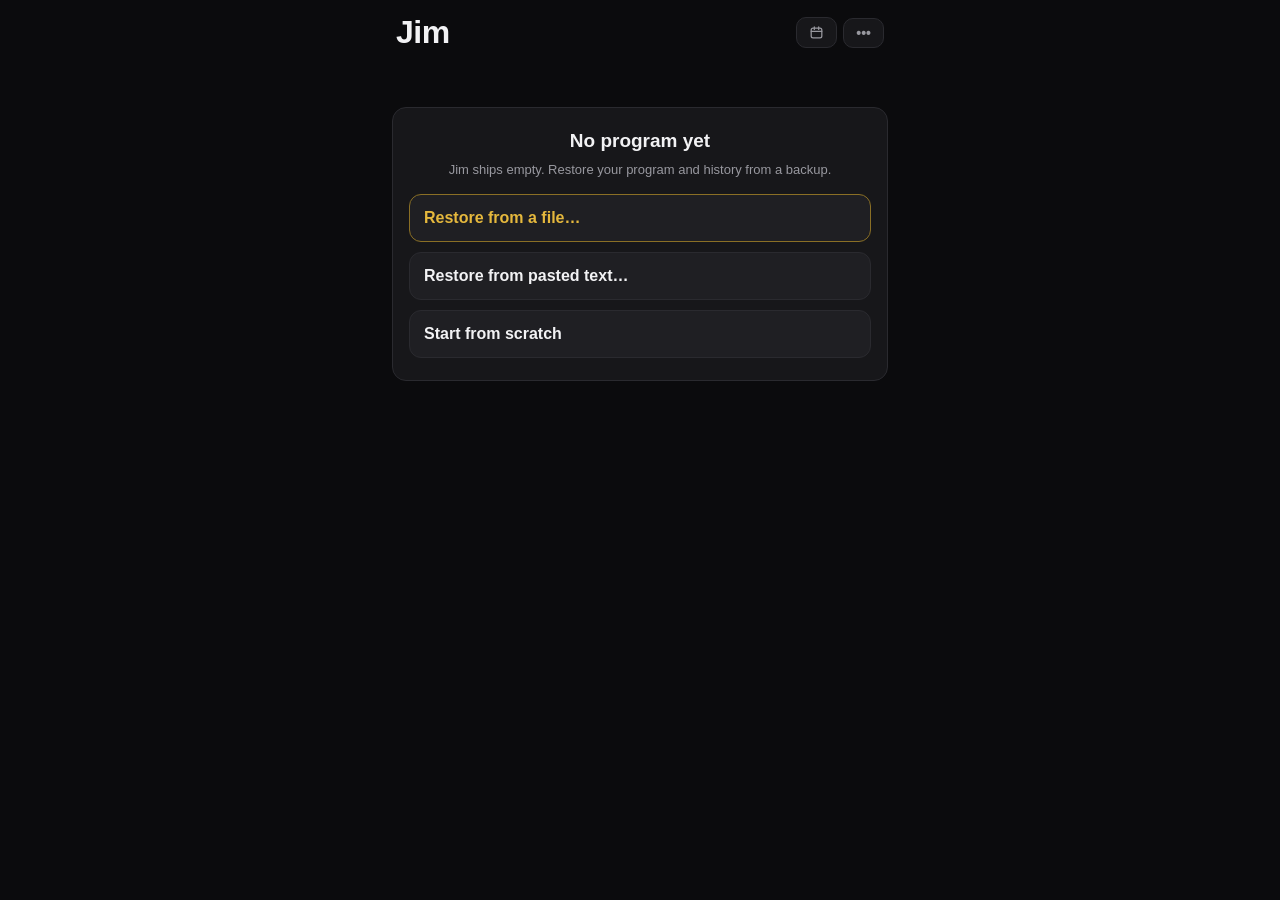
<file: index.html>
<!DOCTYPE html>
<html lang="en">
<head>
<meta charset="utf-8">
<meta name="viewport" content="width=device-width, initial-scale=1, viewport-fit=cover">
<meta name="theme-color" content="#0b0b0d">
<title>Jim</title>
<link rel="manifest" href="manifest.webmanifest">
<link rel="apple-touch-icon" href="apple-touch-icon.png">
<meta name="mobile-web-app-capable" content="yes">
<meta name="apple-mobile-web-app-capable" content="yes">
<meta name="apple-mobile-web-app-status-bar-style" content="black-translucent">
<meta name="apple-mobile-web-app-title" content="Jim">
<link rel="stylesheet" href="style.css">
</head>
<body>
<header class="topbar">
  <div class="titlerow">
    <h1>Jim</h1>
    <div class="hbtns">
      <button id="calBtn" class="databtn" aria-label="Calendar">
        <svg viewBox="0 0 24 24" width="15" height="15" fill="none" stroke="currentColor" stroke-width="2" stroke-linecap="round">
          <rect x="3.5" y="5" width="17" height="15.5" rx="3"/><path d="M3.5 10h17M8.5 3v4M15.5 3v4"/>
        </svg>
      </button>
      <button id="dataBtn" class="databtn" aria-label="Backup and data">•••</button>
    </div>
  </div>
  <p class="coach hidden" id="coach"></p>
  <button id="banner" class="banner hidden"></button>
  <nav class="tabs" id="tabs"></nav>
</header>

<main id="day"></main>

<!-- set editor -->
<div class="overlay hidden" id="editOverlay">
  <div class="modal">
    <h2 id="editTitle">Edit set</h2>
    <div class="fields">
      <label>Weight <input id="fW" type="number" inputmode="decimal" step="2.5" placeholder="—"></label>
      <label>Reps <input id="fR" type="number" inputmode="numeric" step="1" placeholder="implied"></label>
      <label>Seconds <input id="fS" type="number" inputmode="numeric" step="5" placeholder="—"></label>
      <label>Drop to <input id="fD" type="number" inputmode="decimal" step="2.5" placeholder="—"></label>
    </div>
    <p class="hint">Leave reps blank for your usual target. Fill seconds for timed sets, drop-to for burnouts.</p>
    <div class="row">
      <button id="delSet" class="danger">Delete set</button>
      <span class="spacer"></span>
      <button id="cancelEdit" class="ghost">Cancel</button>
      <button id="saveEdit" class="primary">Save</button>
    </div>
  </div>
</div>

<!-- long-press action sheet -->
<div class="overlay hidden" id="actOverlay">
  <div class="modal">
    <h2 id="actTitle"></h2>
    <div class="actions">
      <button id="actDone" class="actbtn"></button>
      <button id="actBump" class="actbtn gold"></button>
      <div class="moverow">
        <button id="actUp" class="actbtn">↑ Move up</button>
        <button id="actDown" class="actbtn">↓ Move down</button>
      </div>
      <button id="actUndo" class="actbtn">↩ Undo today's edits</button>
      <button id="actEdit" class="actbtn">✎ Edit name &amp; note</button>
      <button id="actRemove" class="actbtn red">Remove exercise…</button>
    </div>
    <div class="row"><span class="spacer"></span><button id="actCancel" class="ghost">Cancel</button></div>
  </div>
</div>

<!-- history sheet -->
<div class="overlay hidden" id="histOverlay">
  <div class="sheet">
    <div class="sheethead">
      <h2 id="histTitle">History</h2>
      <button id="closeHist" class="ghost">Done</button>
    </div>
    <p class="raw" id="histRaw"></p>
    <div id="histList"></div>
  </div>
</div>

<!-- add exercise -->
<div class="overlay hidden" id="addOverlay">
  <div class="modal">
    <h2>Add exercise</h2>
    <input id="addLine" type="text" class="tline" placeholder="Bench 60, 65, 70(8)" autocomplete="off">
    <p class="hint">Write it like a note line — <b>60, 65, 70(8)</b> weights with reps · <b>+45x8</b> added weight ·
      <b>45s</b> timed · <b>70→30</b> drop set · words only for no numbers. <b>(text)</b> becomes a note.</p>
    <div class="row"><span class="spacer"></span><button id="addCancel" class="ghost">Cancel</button><button id="addSave" class="primary">Add</button></div>
  </div>
</div>

<!-- edit name & note -->
<div class="overlay hidden" id="exEditOverlay">
  <div class="modal">
    <h2 id="exEditTitle">Edit exercise</h2>
    <label class="flabel">Name <input id="exName" type="text" class="tline" autocomplete="off"></label>
    <label class="flabel">Note <input id="exNote" type="text" class="tline" placeholder="optional" autocomplete="off"></label>
    <div class="row"><span class="spacer"></span><button id="exEditCancel" class="ghost">Cancel</button><button id="exEditSave" class="primary">Save</button></div>
  </div>
</div>

<!-- calendar -->
<div class="overlay hidden" id="calOverlay">
  <div class="sheet">
    <div class="sheethead">
      <div class="monthnav">
        <button id="calPrev" class="ghost navbtn">‹</button>
        <h2 id="calTitle"></h2>
        <button id="calNext" class="ghost navbtn">›</button>
      </div>
      <button id="closeCal" class="ghost">Done</button>
    </div>
    <p class="raw" id="calWeek"></p>
    <div class="sincerow" id="calSince"></div>
    <div class="dowrow" id="calDow"></div>
    <div class="calgrid" id="calGrid"></div>
    <div id="calDetail"></div>
  </div>
</div>

<!-- data / backup sheet -->
<div class="overlay hidden" id="dataOverlay">
  <div class="sheet">
    <div class="sheethead">
      <h2>Data</h2>
      <button id="closeData" class="ghost">Done</button>
    </div>
    <p class="raw" id="backupState"></p>
    <div class="actions">
      <button id="doBackup" class="actbtn gold">Back up — dated JSON</button>
      <button id="doNote" class="actbtn">Export in note format</button>
      <button id="doImportFile" class="actbtn">Restore from a file…</button>
      <button id="doImportPaste" class="actbtn">Restore from pasted text…</button>
    </div>
    <p class="hint">Back up sends a dated file to the share sheet — add it to your shared note as a
      new attachment each time, so old backups stay recoverable.</p>
    <div class="hidden" id="pasteWrap">
      <textarea id="pasteBox" placeholder="Paste backup JSON here"></textarea>
      <div class="row">
        <span class="spacer"></span>
        <button id="pasteCancel" class="ghost">Cancel</button>
        <button id="pasteGo" class="primary">Restore</button>
      </div>
    </div>
    <input type="file" id="fileInput" accept="application/json,.json,text/plain" hidden>
    <div class="row danger-row">
      <button id="eraseAll" class="danger">Erase all data…</button>
    </div>
  </div>
</div>

<div id="toast" class="toast hidden"></div>

<script src="app.js"></script>
</body>
</html>
</file>
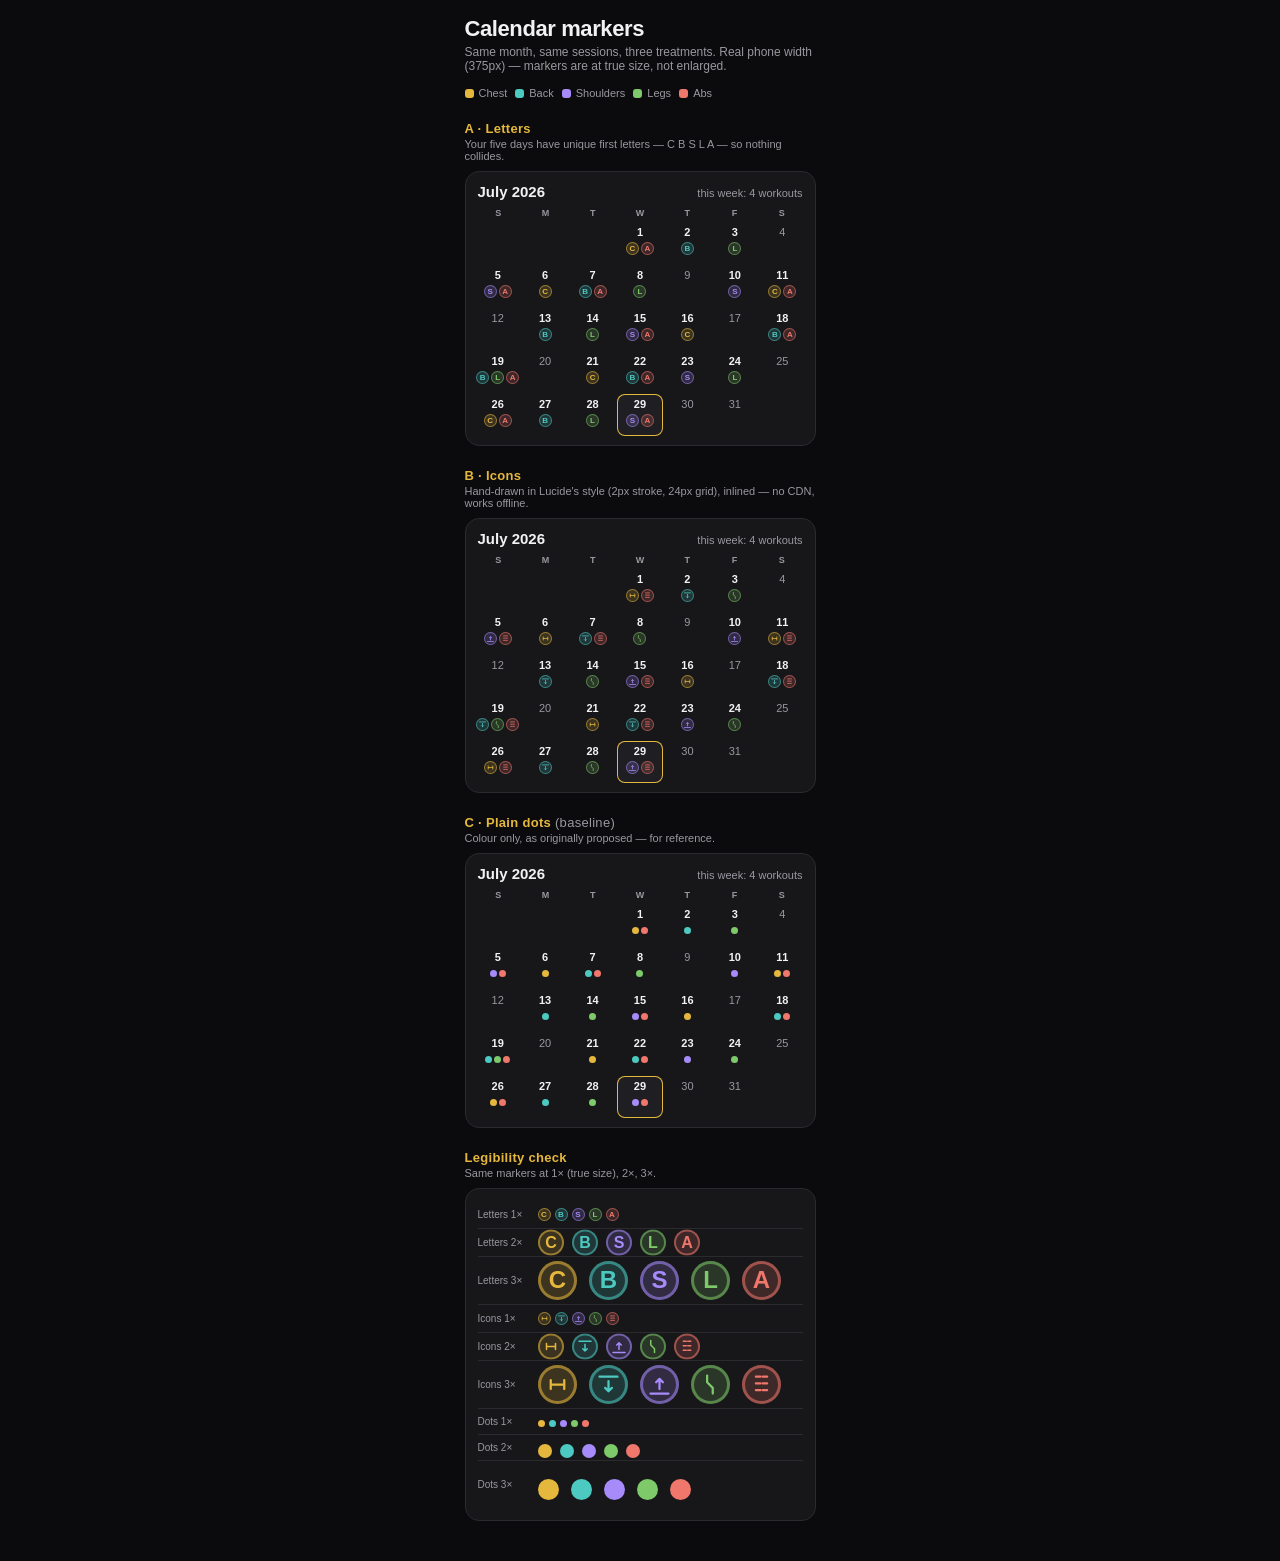
<file: mockup-calendar.html>
<!DOCTYPE html>
<html lang="en">
<head>
<meta charset="utf-8">
<meta name="viewport" content="width=device-width, initial-scale=1">
<title>Jim — calendar marker mockup</title>
<style>
* { box-sizing: border-box; margin: 0; padding: 0; }
html, body {
  background: #0b0b0d; color: #f2f2f4;
  font-family: -apple-system, BlinkMacSystemFont, "SF Pro Text", "Helvetica Neue", Arial, sans-serif;
  -webkit-font-smoothing: antialiased;
}
body { max-width: 375px; margin: 0 auto; padding: 16px 12px 40px; }
h1 { font-size: 22px; letter-spacing: -0.4px; }
.sub { color: #98989f; font-size: 12px; margin-top: 3px; }
.legend { display: flex; flex-wrap: wrap; gap: 8px; margin: 14px 0 4px; }
.legend div { display: flex; align-items: center; gap: 5px; font-size: 11px; color: #98989f; }
.sw { width: 9px; height: 9px; border-radius: 3px; }
section { margin-top: 22px; }
.label { font-size: 13px; font-weight: 700; color: #e5b83d; letter-spacing: 0.3px; }
.note { color: #98989f; font-size: 11px; margin: 2px 0 9px; }
.cal { background: #17171a; border: 1px solid #2a2a2f; border-radius: 14px; padding: 11px 9px 9px; }
.calhead { display: flex; align-items: baseline; justify-content: space-between; padding: 0 3px 8px; }
.calhead .mo { font-size: 15px; font-weight: 600; }
.calhead .wk { font-size: 11px; color: #98989f; }
.dow { display: grid; grid-template-columns: repeat(7, 1fr); }
.dow span { text-align: center; font-size: 9px; color: #98989f; font-weight: 600; padding-bottom: 4px; }
.grid { display: grid; grid-template-columns: repeat(7, 1fr); gap: 1px; }
.cell { min-height: 42px; border-radius: 8px; padding: 3px 0 2px; text-align: center; }
.cell.today { background: #1f1f23; box-shadow: inset 0 0 0 1px #e5b83d; }
.num { font-size: 11px; color: #98989f; line-height: 1.3; }
.cell.has .num { color: #f2f2f4; font-weight: 600; }
.marks { display: flex; justify-content: center; gap: 2px; margin-top: 3px; min-height: 13px; }
.mk { width: 13px; height: 13px; border-radius: 50%; display: inline-flex;
      align-items: center; justify-content: center; font-size: 8px; font-weight: 800; line-height: 1; }
.mk svg { width: 9px; height: 9px; display: block; }
.dot { width: 7px; height: 7px; border-radius: 50%; margin-top: 3px; }
.zoom { background: #17171a; border: 1px solid #2a2a2f; border-radius: 14px; padding: 12px; }
.zrow { display: flex; align-items: center; gap: 14px; padding: 7px 0; }
.zrow + .zrow { border-top: 1px solid #2a2a2f; }
.zrow.zbig { min-height: 48px; }
.zlab { font-size: 10px; color: #98989f; width: 46px; flex-shrink: 0; }
.zset { display: flex; gap: 4px; align-items: center; }
.x2, .x3 { display: inline-block; transform-origin: left center; }
.x2 { transform: scale(2); }
.x3 { transform: scale(3); }
</style>
</head>
<body>
<h1>Calendar markers</h1>
<p class="sub">Same month, same sessions, three treatments. Real phone width (375px) — markers are at true size, not enlarged.</p>
<div class="legend"><div><span class="sw" style="background:#e5b83d"></span>Chest</div><div><span class="sw" style="background:#4cc9c0"></span>Back</div><div><span class="sw" style="background:#a78bfa"></span>Shoulders</div><div><span class="sw" style="background:#7ec96a"></span>Legs</div><div><span class="sw" style="background:#f0776c"></span>Abs</div></div>

<section>
  <div class="label">A · Letters</div>
  <p class="note">Your five days have unique first letters — C B S L A — so nothing collides.</p>
  <div class="cal"><div class="calhead"><span class="mo">July 2026</span><span class="wk">this week: 4 workouts</span></div><div class="dow"><span>S</span><span>M</span><span>T</span><span>W</span><span>T</span><span>F</span><span>S</span></div><div class="grid"><div class="cell"></div><div class="cell"></div><div class="cell"></div><div class="cell has"><div class="num">1</div><div class="marks"><span class="mk" style="background:#e5b83d2e;box-shadow:inset 0 0 0 1px #e5b83d8c"><span style="color:#e5b83d">C</span></span><span class="mk" style="background:#f0776c2e;box-shadow:inset 0 0 0 1px #f0776c8c"><span style="color:#f0776c">A</span></span></div></div><div class="cell has"><div class="num">2</div><div class="marks"><span class="mk" style="background:#4cc9c02e;box-shadow:inset 0 0 0 1px #4cc9c08c"><span style="color:#4cc9c0">B</span></span></div></div><div class="cell has"><div class="num">3</div><div class="marks"><span class="mk" style="background:#7ec96a2e;box-shadow:inset 0 0 0 1px #7ec96a8c"><span style="color:#7ec96a">L</span></span></div></div><div class="cell"><div class="num">4</div><div class="marks"></div></div><div class="cell has"><div class="num">5</div><div class="marks"><span class="mk" style="background:#a78bfa2e;box-shadow:inset 0 0 0 1px #a78bfa8c"><span style="color:#a78bfa">S</span></span><span class="mk" style="background:#f0776c2e;box-shadow:inset 0 0 0 1px #f0776c8c"><span style="color:#f0776c">A</span></span></div></div><div class="cell has"><div class="num">6</div><div class="marks"><span class="mk" style="background:#e5b83d2e;box-shadow:inset 0 0 0 1px #e5b83d8c"><span style="color:#e5b83d">C</span></span></div></div><div class="cell has"><div class="num">7</div><div class="marks"><span class="mk" style="background:#4cc9c02e;box-shadow:inset 0 0 0 1px #4cc9c08c"><span style="color:#4cc9c0">B</span></span><span class="mk" style="background:#f0776c2e;box-shadow:inset 0 0 0 1px #f0776c8c"><span style="color:#f0776c">A</span></span></div></div><div class="cell has"><div class="num">8</div><div class="marks"><span class="mk" style="background:#7ec96a2e;box-shadow:inset 0 0 0 1px #7ec96a8c"><span style="color:#7ec96a">L</span></span></div></div><div class="cell"><div class="num">9</div><div class="marks"></div></div><div class="cell has"><div class="num">10</div><div class="marks"><span class="mk" style="background:#a78bfa2e;box-shadow:inset 0 0 0 1px #a78bfa8c"><span style="color:#a78bfa">S</span></span></div></div><div class="cell has"><div class="num">11</div><div class="marks"><span class="mk" style="background:#e5b83d2e;box-shadow:inset 0 0 0 1px #e5b83d8c"><span style="color:#e5b83d">C</span></span><span class="mk" style="background:#f0776c2e;box-shadow:inset 0 0 0 1px #f0776c8c"><span style="color:#f0776c">A</span></span></div></div><div class="cell"><div class="num">12</div><div class="marks"></div></div><div class="cell has"><div class="num">13</div><div class="marks"><span class="mk" style="background:#4cc9c02e;box-shadow:inset 0 0 0 1px #4cc9c08c"><span style="color:#4cc9c0">B</span></span></div></div><div class="cell has"><div class="num">14</div><div class="marks"><span class="mk" style="background:#7ec96a2e;box-shadow:inset 0 0 0 1px #7ec96a8c"><span style="color:#7ec96a">L</span></span></div></div><div class="cell has"><div class="num">15</div><div class="marks"><span class="mk" style="background:#a78bfa2e;box-shadow:inset 0 0 0 1px #a78bfa8c"><span style="color:#a78bfa">S</span></span><span class="mk" style="background:#f0776c2e;box-shadow:inset 0 0 0 1px #f0776c8c"><span style="color:#f0776c">A</span></span></div></div><div class="cell has"><div class="num">16</div><div class="marks"><span class="mk" style="background:#e5b83d2e;box-shadow:inset 0 0 0 1px #e5b83d8c"><span style="color:#e5b83d">C</span></span></div></div><div class="cell"><div class="num">17</div><div class="marks"></div></div><div class="cell has"><div class="num">18</div><div class="marks"><span class="mk" style="background:#4cc9c02e;box-shadow:inset 0 0 0 1px #4cc9c08c"><span style="color:#4cc9c0">B</span></span><span class="mk" style="background:#f0776c2e;box-shadow:inset 0 0 0 1px #f0776c8c"><span style="color:#f0776c">A</span></span></div></div><div class="cell has"><div class="num">19</div><div class="marks"><span class="mk" style="background:#4cc9c02e;box-shadow:inset 0 0 0 1px #4cc9c08c"><span style="color:#4cc9c0">B</span></span><span class="mk" style="background:#7ec96a2e;box-shadow:inset 0 0 0 1px #7ec96a8c"><span style="color:#7ec96a">L</span></span><span class="mk" style="background:#f0776c2e;box-shadow:inset 0 0 0 1px #f0776c8c"><span style="color:#f0776c">A</span></span></div></div><div class="cell"><div class="num">20</div><div class="marks"></div></div><div class="cell has"><div class="num">21</div><div class="marks"><span class="mk" style="background:#e5b83d2e;box-shadow:inset 0 0 0 1px #e5b83d8c"><span style="color:#e5b83d">C</span></span></div></div><div class="cell has"><div class="num">22</div><div class="marks"><span class="mk" style="background:#4cc9c02e;box-shadow:inset 0 0 0 1px #4cc9c08c"><span style="color:#4cc9c0">B</span></span><span class="mk" style="background:#f0776c2e;box-shadow:inset 0 0 0 1px #f0776c8c"><span style="color:#f0776c">A</span></span></div></div><div class="cell has"><div class="num">23</div><div class="marks"><span class="mk" style="background:#a78bfa2e;box-shadow:inset 0 0 0 1px #a78bfa8c"><span style="color:#a78bfa">S</span></span></div></div><div class="cell has"><div class="num">24</div><div class="marks"><span class="mk" style="background:#7ec96a2e;box-shadow:inset 0 0 0 1px #7ec96a8c"><span style="color:#7ec96a">L</span></span></div></div><div class="cell"><div class="num">25</div><div class="marks"></div></div><div class="cell has"><div class="num">26</div><div class="marks"><span class="mk" style="background:#e5b83d2e;box-shadow:inset 0 0 0 1px #e5b83d8c"><span style="color:#e5b83d">C</span></span><span class="mk" style="background:#f0776c2e;box-shadow:inset 0 0 0 1px #f0776c8c"><span style="color:#f0776c">A</span></span></div></div><div class="cell has"><div class="num">27</div><div class="marks"><span class="mk" style="background:#4cc9c02e;box-shadow:inset 0 0 0 1px #4cc9c08c"><span style="color:#4cc9c0">B</span></span></div></div><div class="cell has"><div class="num">28</div><div class="marks"><span class="mk" style="background:#7ec96a2e;box-shadow:inset 0 0 0 1px #7ec96a8c"><span style="color:#7ec96a">L</span></span></div></div><div class="cell has today"><div class="num">29</div><div class="marks"><span class="mk" style="background:#a78bfa2e;box-shadow:inset 0 0 0 1px #a78bfa8c"><span style="color:#a78bfa">S</span></span><span class="mk" style="background:#f0776c2e;box-shadow:inset 0 0 0 1px #f0776c8c"><span style="color:#f0776c">A</span></span></div></div><div class="cell"><div class="num">30</div><div class="marks"></div></div><div class="cell"><div class="num">31</div><div class="marks"></div></div></div></div>
</section>

<section>
  <div class="label">B · Icons</div>
  <p class="note">Hand-drawn in Lucide's style (2px stroke, 24px grid), inlined — no CDN, works offline.</p>
  <div class="cal"><div class="calhead"><span class="mo">July 2026</span><span class="wk">this week: 4 workouts</span></div><div class="dow"><span>S</span><span>M</span><span>T</span><span>W</span><span>T</span><span>F</span><span>S</span></div><div class="grid"><div class="cell"></div><div class="cell"></div><div class="cell"></div><div class="cell has"><div class="num">1</div><div class="marks"><span class="mk" style="background:#e5b83d2e;box-shadow:inset 0 0 0 1px #e5b83d8c"><svg viewBox="0 0 24 24" fill="none" stroke="#e5b83d" stroke-width="2" stroke-linecap="round" stroke-linejoin="round"><path d="M6 8v8M18 8v8M6 12h12"/></svg></span><span class="mk" style="background:#f0776c2e;box-shadow:inset 0 0 0 1px #f0776c8c"><svg viewBox="0 0 24 24" fill="none" stroke="#f0776c" stroke-width="2" stroke-linecap="round" stroke-linejoin="round"><path d="M7 5h4M13 5h4M7 11h4M13 11h4M7 17h4M13 17h4"/></svg></span></div></div><div class="cell has"><div class="num">2</div><div class="marks"><span class="mk" style="background:#4cc9c02e;box-shadow:inset 0 0 0 1px #4cc9c08c"><svg viewBox="0 0 24 24" fill="none" stroke="#4cc9c0" stroke-width="2" stroke-linecap="round" stroke-linejoin="round"><path d="M4 5h16M12 9v9M9 15l3 3 3-3"/></svg></span></div></div><div class="cell has"><div class="num">3</div><div class="marks"><span class="mk" style="background:#7ec96a2e;box-shadow:inset 0 0 0 1px #7ec96a8c"><svg viewBox="0 0 24 24" fill="none" stroke="#7ec96a" stroke-width="2" stroke-linecap="round" stroke-linejoin="round"><path d="M9 4v6l5 5v5"/></svg></span></div></div><div class="cell"><div class="num">4</div><div class="marks"></div></div><div class="cell has"><div class="num">5</div><div class="marks"><span class="mk" style="background:#a78bfa2e;box-shadow:inset 0 0 0 1px #a78bfa8c"><svg viewBox="0 0 24 24" fill="none" stroke="#a78bfa" stroke-width="2" stroke-linecap="round" stroke-linejoin="round"><path d="M4 20h16M12 16V7M9 10l3-3 3 3"/></svg></span><span class="mk" style="background:#f0776c2e;box-shadow:inset 0 0 0 1px #f0776c8c"><svg viewBox="0 0 24 24" fill="none" stroke="#f0776c" stroke-width="2" stroke-linecap="round" stroke-linejoin="round"><path d="M7 5h4M13 5h4M7 11h4M13 11h4M7 17h4M13 17h4"/></svg></span></div></div><div class="cell has"><div class="num">6</div><div class="marks"><span class="mk" style="background:#e5b83d2e;box-shadow:inset 0 0 0 1px #e5b83d8c"><svg viewBox="0 0 24 24" fill="none" stroke="#e5b83d" stroke-width="2" stroke-linecap="round" stroke-linejoin="round"><path d="M6 8v8M18 8v8M6 12h12"/></svg></span></div></div><div class="cell has"><div class="num">7</div><div class="marks"><span class="mk" style="background:#4cc9c02e;box-shadow:inset 0 0 0 1px #4cc9c08c"><svg viewBox="0 0 24 24" fill="none" stroke="#4cc9c0" stroke-width="2" stroke-linecap="round" stroke-linejoin="round"><path d="M4 5h16M12 9v9M9 15l3 3 3-3"/></svg></span><span class="mk" style="background:#f0776c2e;box-shadow:inset 0 0 0 1px #f0776c8c"><svg viewBox="0 0 24 24" fill="none" stroke="#f0776c" stroke-width="2" stroke-linecap="round" stroke-linejoin="round"><path d="M7 5h4M13 5h4M7 11h4M13 11h4M7 17h4M13 17h4"/></svg></span></div></div><div class="cell has"><div class="num">8</div><div class="marks"><span class="mk" style="background:#7ec96a2e;box-shadow:inset 0 0 0 1px #7ec96a8c"><svg viewBox="0 0 24 24" fill="none" stroke="#7ec96a" stroke-width="2" stroke-linecap="round" stroke-linejoin="round"><path d="M9 4v6l5 5v5"/></svg></span></div></div><div class="cell"><div class="num">9</div><div class="marks"></div></div><div class="cell has"><div class="num">10</div><div class="marks"><span class="mk" style="background:#a78bfa2e;box-shadow:inset 0 0 0 1px #a78bfa8c"><svg viewBox="0 0 24 24" fill="none" stroke="#a78bfa" stroke-width="2" stroke-linecap="round" stroke-linejoin="round"><path d="M4 20h16M12 16V7M9 10l3-3 3 3"/></svg></span></div></div><div class="cell has"><div class="num">11</div><div class="marks"><span class="mk" style="background:#e5b83d2e;box-shadow:inset 0 0 0 1px #e5b83d8c"><svg viewBox="0 0 24 24" fill="none" stroke="#e5b83d" stroke-width="2" stroke-linecap="round" stroke-linejoin="round"><path d="M6 8v8M18 8v8M6 12h12"/></svg></span><span class="mk" style="background:#f0776c2e;box-shadow:inset 0 0 0 1px #f0776c8c"><svg viewBox="0 0 24 24" fill="none" stroke="#f0776c" stroke-width="2" stroke-linecap="round" stroke-linejoin="round"><path d="M7 5h4M13 5h4M7 11h4M13 11h4M7 17h4M13 17h4"/></svg></span></div></div><div class="cell"><div class="num">12</div><div class="marks"></div></div><div class="cell has"><div class="num">13</div><div class="marks"><span class="mk" style="background:#4cc9c02e;box-shadow:inset 0 0 0 1px #4cc9c08c"><svg viewBox="0 0 24 24" fill="none" stroke="#4cc9c0" stroke-width="2" stroke-linecap="round" stroke-linejoin="round"><path d="M4 5h16M12 9v9M9 15l3 3 3-3"/></svg></span></div></div><div class="cell has"><div class="num">14</div><div class="marks"><span class="mk" style="background:#7ec96a2e;box-shadow:inset 0 0 0 1px #7ec96a8c"><svg viewBox="0 0 24 24" fill="none" stroke="#7ec96a" stroke-width="2" stroke-linecap="round" stroke-linejoin="round"><path d="M9 4v6l5 5v5"/></svg></span></div></div><div class="cell has"><div class="num">15</div><div class="marks"><span class="mk" style="background:#a78bfa2e;box-shadow:inset 0 0 0 1px #a78bfa8c"><svg viewBox="0 0 24 24" fill="none" stroke="#a78bfa" stroke-width="2" stroke-linecap="round" stroke-linejoin="round"><path d="M4 20h16M12 16V7M9 10l3-3 3 3"/></svg></span><span class="mk" style="background:#f0776c2e;box-shadow:inset 0 0 0 1px #f0776c8c"><svg viewBox="0 0 24 24" fill="none" stroke="#f0776c" stroke-width="2" stroke-linecap="round" stroke-linejoin="round"><path d="M7 5h4M13 5h4M7 11h4M13 11h4M7 17h4M13 17h4"/></svg></span></div></div><div class="cell has"><div class="num">16</div><div class="marks"><span class="mk" style="background:#e5b83d2e;box-shadow:inset 0 0 0 1px #e5b83d8c"><svg viewBox="0 0 24 24" fill="none" stroke="#e5b83d" stroke-width="2" stroke-linecap="round" stroke-linejoin="round"><path d="M6 8v8M18 8v8M6 12h12"/></svg></span></div></div><div class="cell"><div class="num">17</div><div class="marks"></div></div><div class="cell has"><div class="num">18</div><div class="marks"><span class="mk" style="background:#4cc9c02e;box-shadow:inset 0 0 0 1px #4cc9c08c"><svg viewBox="0 0 24 24" fill="none" stroke="#4cc9c0" stroke-width="2" stroke-linecap="round" stroke-linejoin="round"><path d="M4 5h16M12 9v9M9 15l3 3 3-3"/></svg></span><span class="mk" style="background:#f0776c2e;box-shadow:inset 0 0 0 1px #f0776c8c"><svg viewBox="0 0 24 24" fill="none" stroke="#f0776c" stroke-width="2" stroke-linecap="round" stroke-linejoin="round"><path d="M7 5h4M13 5h4M7 11h4M13 11h4M7 17h4M13 17h4"/></svg></span></div></div><div class="cell has"><div class="num">19</div><div class="marks"><span class="mk" style="background:#4cc9c02e;box-shadow:inset 0 0 0 1px #4cc9c08c"><svg viewBox="0 0 24 24" fill="none" stroke="#4cc9c0" stroke-width="2" stroke-linecap="round" stroke-linejoin="round"><path d="M4 5h16M12 9v9M9 15l3 3 3-3"/></svg></span><span class="mk" style="background:#7ec96a2e;box-shadow:inset 0 0 0 1px #7ec96a8c"><svg viewBox="0 0 24 24" fill="none" stroke="#7ec96a" stroke-width="2" stroke-linecap="round" stroke-linejoin="round"><path d="M9 4v6l5 5v5"/></svg></span><span class="mk" style="background:#f0776c2e;box-shadow:inset 0 0 0 1px #f0776c8c"><svg viewBox="0 0 24 24" fill="none" stroke="#f0776c" stroke-width="2" stroke-linecap="round" stroke-linejoin="round"><path d="M7 5h4M13 5h4M7 11h4M13 11h4M7 17h4M13 17h4"/></svg></span></div></div><div class="cell"><div class="num">20</div><div class="marks"></div></div><div class="cell has"><div class="num">21</div><div class="marks"><span class="mk" style="background:#e5b83d2e;box-shadow:inset 0 0 0 1px #e5b83d8c"><svg viewBox="0 0 24 24" fill="none" stroke="#e5b83d" stroke-width="2" stroke-linecap="round" stroke-linejoin="round"><path d="M6 8v8M18 8v8M6 12h12"/></svg></span></div></div><div class="cell has"><div class="num">22</div><div class="marks"><span class="mk" style="background:#4cc9c02e;box-shadow:inset 0 0 0 1px #4cc9c08c"><svg viewBox="0 0 24 24" fill="none" stroke="#4cc9c0" stroke-width="2" stroke-linecap="round" stroke-linejoin="round"><path d="M4 5h16M12 9v9M9 15l3 3 3-3"/></svg></span><span class="mk" style="background:#f0776c2e;box-shadow:inset 0 0 0 1px #f0776c8c"><svg viewBox="0 0 24 24" fill="none" stroke="#f0776c" stroke-width="2" stroke-linecap="round" stroke-linejoin="round"><path d="M7 5h4M13 5h4M7 11h4M13 11h4M7 17h4M13 17h4"/></svg></span></div></div><div class="cell has"><div class="num">23</div><div class="marks"><span class="mk" style="background:#a78bfa2e;box-shadow:inset 0 0 0 1px #a78bfa8c"><svg viewBox="0 0 24 24" fill="none" stroke="#a78bfa" stroke-width="2" stroke-linecap="round" stroke-linejoin="round"><path d="M4 20h16M12 16V7M9 10l3-3 3 3"/></svg></span></div></div><div class="cell has"><div class="num">24</div><div class="marks"><span class="mk" style="background:#7ec96a2e;box-shadow:inset 0 0 0 1px #7ec96a8c"><svg viewBox="0 0 24 24" fill="none" stroke="#7ec96a" stroke-width="2" stroke-linecap="round" stroke-linejoin="round"><path d="M9 4v6l5 5v5"/></svg></span></div></div><div class="cell"><div class="num">25</div><div class="marks"></div></div><div class="cell has"><div class="num">26</div><div class="marks"><span class="mk" style="background:#e5b83d2e;box-shadow:inset 0 0 0 1px #e5b83d8c"><svg viewBox="0 0 24 24" fill="none" stroke="#e5b83d" stroke-width="2" stroke-linecap="round" stroke-linejoin="round"><path d="M6 8v8M18 8v8M6 12h12"/></svg></span><span class="mk" style="background:#f0776c2e;box-shadow:inset 0 0 0 1px #f0776c8c"><svg viewBox="0 0 24 24" fill="none" stroke="#f0776c" stroke-width="2" stroke-linecap="round" stroke-linejoin="round"><path d="M7 5h4M13 5h4M7 11h4M13 11h4M7 17h4M13 17h4"/></svg></span></div></div><div class="cell has"><div class="num">27</div><div class="marks"><span class="mk" style="background:#4cc9c02e;box-shadow:inset 0 0 0 1px #4cc9c08c"><svg viewBox="0 0 24 24" fill="none" stroke="#4cc9c0" stroke-width="2" stroke-linecap="round" stroke-linejoin="round"><path d="M4 5h16M12 9v9M9 15l3 3 3-3"/></svg></span></div></div><div class="cell has"><div class="num">28</div><div class="marks"><span class="mk" style="background:#7ec96a2e;box-shadow:inset 0 0 0 1px #7ec96a8c"><svg viewBox="0 0 24 24" fill="none" stroke="#7ec96a" stroke-width="2" stroke-linecap="round" stroke-linejoin="round"><path d="M9 4v6l5 5v5"/></svg></span></div></div><div class="cell has today"><div class="num">29</div><div class="marks"><span class="mk" style="background:#a78bfa2e;box-shadow:inset 0 0 0 1px #a78bfa8c"><svg viewBox="0 0 24 24" fill="none" stroke="#a78bfa" stroke-width="2" stroke-linecap="round" stroke-linejoin="round"><path d="M4 20h16M12 16V7M9 10l3-3 3 3"/></svg></span><span class="mk" style="background:#f0776c2e;box-shadow:inset 0 0 0 1px #f0776c8c"><svg viewBox="0 0 24 24" fill="none" stroke="#f0776c" stroke-width="2" stroke-linecap="round" stroke-linejoin="round"><path d="M7 5h4M13 5h4M7 11h4M13 11h4M7 17h4M13 17h4"/></svg></span></div></div><div class="cell"><div class="num">30</div><div class="marks"></div></div><div class="cell"><div class="num">31</div><div class="marks"></div></div></div></div>
</section>

<section>
  <div class="label">C · Plain dots <span style="color:#98989f;font-weight:400">(baseline)</span></div>
  <p class="note">Colour only, as originally proposed — for reference.</p>
  <div class="cal"><div class="calhead"><span class="mo">July 2026</span><span class="wk">this week: 4 workouts</span></div><div class="dow"><span>S</span><span>M</span><span>T</span><span>W</span><span>T</span><span>F</span><span>S</span></div><div class="grid"><div class="cell"></div><div class="cell"></div><div class="cell"></div><div class="cell has"><div class="num">1</div><div class="marks"><span class="dot" style="background:#e5b83d"></span><span class="dot" style="background:#f0776c"></span></div></div><div class="cell has"><div class="num">2</div><div class="marks"><span class="dot" style="background:#4cc9c0"></span></div></div><div class="cell has"><div class="num">3</div><div class="marks"><span class="dot" style="background:#7ec96a"></span></div></div><div class="cell"><div class="num">4</div><div class="marks"></div></div><div class="cell has"><div class="num">5</div><div class="marks"><span class="dot" style="background:#a78bfa"></span><span class="dot" style="background:#f0776c"></span></div></div><div class="cell has"><div class="num">6</div><div class="marks"><span class="dot" style="background:#e5b83d"></span></div></div><div class="cell has"><div class="num">7</div><div class="marks"><span class="dot" style="background:#4cc9c0"></span><span class="dot" style="background:#f0776c"></span></div></div><div class="cell has"><div class="num">8</div><div class="marks"><span class="dot" style="background:#7ec96a"></span></div></div><div class="cell"><div class="num">9</div><div class="marks"></div></div><div class="cell has"><div class="num">10</div><div class="marks"><span class="dot" style="background:#a78bfa"></span></div></div><div class="cell has"><div class="num">11</div><div class="marks"><span class="dot" style="background:#e5b83d"></span><span class="dot" style="background:#f0776c"></span></div></div><div class="cell"><div class="num">12</div><div class="marks"></div></div><div class="cell has"><div class="num">13</div><div class="marks"><span class="dot" style="background:#4cc9c0"></span></div></div><div class="cell has"><div class="num">14</div><div class="marks"><span class="dot" style="background:#7ec96a"></span></div></div><div class="cell has"><div class="num">15</div><div class="marks"><span class="dot" style="background:#a78bfa"></span><span class="dot" style="background:#f0776c"></span></div></div><div class="cell has"><div class="num">16</div><div class="marks"><span class="dot" style="background:#e5b83d"></span></div></div><div class="cell"><div class="num">17</div><div class="marks"></div></div><div class="cell has"><div class="num">18</div><div class="marks"><span class="dot" style="background:#4cc9c0"></span><span class="dot" style="background:#f0776c"></span></div></div><div class="cell has"><div class="num">19</div><div class="marks"><span class="dot" style="background:#4cc9c0"></span><span class="dot" style="background:#7ec96a"></span><span class="dot" style="background:#f0776c"></span></div></div><div class="cell"><div class="num">20</div><div class="marks"></div></div><div class="cell has"><div class="num">21</div><div class="marks"><span class="dot" style="background:#e5b83d"></span></div></div><div class="cell has"><div class="num">22</div><div class="marks"><span class="dot" style="background:#4cc9c0"></span><span class="dot" style="background:#f0776c"></span></div></div><div class="cell has"><div class="num">23</div><div class="marks"><span class="dot" style="background:#a78bfa"></span></div></div><div class="cell has"><div class="num">24</div><div class="marks"><span class="dot" style="background:#7ec96a"></span></div></div><div class="cell"><div class="num">25</div><div class="marks"></div></div><div class="cell has"><div class="num">26</div><div class="marks"><span class="dot" style="background:#e5b83d"></span><span class="dot" style="background:#f0776c"></span></div></div><div class="cell has"><div class="num">27</div><div class="marks"><span class="dot" style="background:#4cc9c0"></span></div></div><div class="cell has"><div class="num">28</div><div class="marks"><span class="dot" style="background:#7ec96a"></span></div></div><div class="cell has today"><div class="num">29</div><div class="marks"><span class="dot" style="background:#a78bfa"></span><span class="dot" style="background:#f0776c"></span></div></div><div class="cell"><div class="num">30</div><div class="marks"></div></div><div class="cell"><div class="num">31</div><div class="marks"></div></div></div></div>
</section>

<section>
  <div class="label">Legibility check</div>
  <p class="note">Same markers at 1× (true size), 2×, 3×.</p>
  <div class="zoom"><div class="zrow"><span class="zlab">Letters 1×</span><span class="zset"><span class="mk" style="background:#e5b83d2e;box-shadow:inset 0 0 0 1px #e5b83d8c"><span style="color:#e5b83d">C</span></span><span class="mk" style="background:#4cc9c02e;box-shadow:inset 0 0 0 1px #4cc9c08c"><span style="color:#4cc9c0">B</span></span><span class="mk" style="background:#a78bfa2e;box-shadow:inset 0 0 0 1px #a78bfa8c"><span style="color:#a78bfa">S</span></span><span class="mk" style="background:#7ec96a2e;box-shadow:inset 0 0 0 1px #7ec96a8c"><span style="color:#7ec96a">L</span></span><span class="mk" style="background:#f0776c2e;box-shadow:inset 0 0 0 1px #f0776c8c"><span style="color:#f0776c">A</span></span></span></div><div class="zrow"><span class="zlab">Letters 2×</span><span class="x2"><span class="zset"><span class="mk" style="background:#e5b83d2e;box-shadow:inset 0 0 0 1px #e5b83d8c"><span style="color:#e5b83d">C</span></span><span class="mk" style="background:#4cc9c02e;box-shadow:inset 0 0 0 1px #4cc9c08c"><span style="color:#4cc9c0">B</span></span><span class="mk" style="background:#a78bfa2e;box-shadow:inset 0 0 0 1px #a78bfa8c"><span style="color:#a78bfa">S</span></span><span class="mk" style="background:#7ec96a2e;box-shadow:inset 0 0 0 1px #7ec96a8c"><span style="color:#7ec96a">L</span></span><span class="mk" style="background:#f0776c2e;box-shadow:inset 0 0 0 1px #f0776c8c"><span style="color:#f0776c">A</span></span></span></span></div><div class="zrow zbig"><span class="zlab">Letters 3×</span><span class="x3"><span class="zset"><span class="mk" style="background:#e5b83d2e;box-shadow:inset 0 0 0 1px #e5b83d8c"><span style="color:#e5b83d">C</span></span><span class="mk" style="background:#4cc9c02e;box-shadow:inset 0 0 0 1px #4cc9c08c"><span style="color:#4cc9c0">B</span></span><span class="mk" style="background:#a78bfa2e;box-shadow:inset 0 0 0 1px #a78bfa8c"><span style="color:#a78bfa">S</span></span><span class="mk" style="background:#7ec96a2e;box-shadow:inset 0 0 0 1px #7ec96a8c"><span style="color:#7ec96a">L</span></span><span class="mk" style="background:#f0776c2e;box-shadow:inset 0 0 0 1px #f0776c8c"><span style="color:#f0776c">A</span></span></span></span></div><div class="zrow"><span class="zlab">Icons 1×</span><span class="zset"><span class="mk" style="background:#e5b83d2e;box-shadow:inset 0 0 0 1px #e5b83d8c"><svg viewBox="0 0 24 24" fill="none" stroke="#e5b83d" stroke-width="2" stroke-linecap="round" stroke-linejoin="round"><path d="M6 8v8M18 8v8M6 12h12"/></svg></span><span class="mk" style="background:#4cc9c02e;box-shadow:inset 0 0 0 1px #4cc9c08c"><svg viewBox="0 0 24 24" fill="none" stroke="#4cc9c0" stroke-width="2" stroke-linecap="round" stroke-linejoin="round"><path d="M4 5h16M12 9v9M9 15l3 3 3-3"/></svg></span><span class="mk" style="background:#a78bfa2e;box-shadow:inset 0 0 0 1px #a78bfa8c"><svg viewBox="0 0 24 24" fill="none" stroke="#a78bfa" stroke-width="2" stroke-linecap="round" stroke-linejoin="round"><path d="M4 20h16M12 16V7M9 10l3-3 3 3"/></svg></span><span class="mk" style="background:#7ec96a2e;box-shadow:inset 0 0 0 1px #7ec96a8c"><svg viewBox="0 0 24 24" fill="none" stroke="#7ec96a" stroke-width="2" stroke-linecap="round" stroke-linejoin="round"><path d="M9 4v6l5 5v5"/></svg></span><span class="mk" style="background:#f0776c2e;box-shadow:inset 0 0 0 1px #f0776c8c"><svg viewBox="0 0 24 24" fill="none" stroke="#f0776c" stroke-width="2" stroke-linecap="round" stroke-linejoin="round"><path d="M7 5h4M13 5h4M7 11h4M13 11h4M7 17h4M13 17h4"/></svg></span></span></div><div class="zrow"><span class="zlab">Icons 2×</span><span class="x2"><span class="zset"><span class="mk" style="background:#e5b83d2e;box-shadow:inset 0 0 0 1px #e5b83d8c"><svg viewBox="0 0 24 24" fill="none" stroke="#e5b83d" stroke-width="2" stroke-linecap="round" stroke-linejoin="round"><path d="M6 8v8M18 8v8M6 12h12"/></svg></span><span class="mk" style="background:#4cc9c02e;box-shadow:inset 0 0 0 1px #4cc9c08c"><svg viewBox="0 0 24 24" fill="none" stroke="#4cc9c0" stroke-width="2" stroke-linecap="round" stroke-linejoin="round"><path d="M4 5h16M12 9v9M9 15l3 3 3-3"/></svg></span><span class="mk" style="background:#a78bfa2e;box-shadow:inset 0 0 0 1px #a78bfa8c"><svg viewBox="0 0 24 24" fill="none" stroke="#a78bfa" stroke-width="2" stroke-linecap="round" stroke-linejoin="round"><path d="M4 20h16M12 16V7M9 10l3-3 3 3"/></svg></span><span class="mk" style="background:#7ec96a2e;box-shadow:inset 0 0 0 1px #7ec96a8c"><svg viewBox="0 0 24 24" fill="none" stroke="#7ec96a" stroke-width="2" stroke-linecap="round" stroke-linejoin="round"><path d="M9 4v6l5 5v5"/></svg></span><span class="mk" style="background:#f0776c2e;box-shadow:inset 0 0 0 1px #f0776c8c"><svg viewBox="0 0 24 24" fill="none" stroke="#f0776c" stroke-width="2" stroke-linecap="round" stroke-linejoin="round"><path d="M7 5h4M13 5h4M7 11h4M13 11h4M7 17h4M13 17h4"/></svg></span></span></span></div><div class="zrow zbig"><span class="zlab">Icons 3×</span><span class="x3"><span class="zset"><span class="mk" style="background:#e5b83d2e;box-shadow:inset 0 0 0 1px #e5b83d8c"><svg viewBox="0 0 24 24" fill="none" stroke="#e5b83d" stroke-width="2" stroke-linecap="round" stroke-linejoin="round"><path d="M6 8v8M18 8v8M6 12h12"/></svg></span><span class="mk" style="background:#4cc9c02e;box-shadow:inset 0 0 0 1px #4cc9c08c"><svg viewBox="0 0 24 24" fill="none" stroke="#4cc9c0" stroke-width="2" stroke-linecap="round" stroke-linejoin="round"><path d="M4 5h16M12 9v9M9 15l3 3 3-3"/></svg></span><span class="mk" style="background:#a78bfa2e;box-shadow:inset 0 0 0 1px #a78bfa8c"><svg viewBox="0 0 24 24" fill="none" stroke="#a78bfa" stroke-width="2" stroke-linecap="round" stroke-linejoin="round"><path d="M4 20h16M12 16V7M9 10l3-3 3 3"/></svg></span><span class="mk" style="background:#7ec96a2e;box-shadow:inset 0 0 0 1px #7ec96a8c"><svg viewBox="0 0 24 24" fill="none" stroke="#7ec96a" stroke-width="2" stroke-linecap="round" stroke-linejoin="round"><path d="M9 4v6l5 5v5"/></svg></span><span class="mk" style="background:#f0776c2e;box-shadow:inset 0 0 0 1px #f0776c8c"><svg viewBox="0 0 24 24" fill="none" stroke="#f0776c" stroke-width="2" stroke-linecap="round" stroke-linejoin="round"><path d="M7 5h4M13 5h4M7 11h4M13 11h4M7 17h4M13 17h4"/></svg></span></span></span></div><div class="zrow"><span class="zlab">Dots 1×</span><span class="zset"><span class="dot" style="background:#e5b83d"></span><span class="dot" style="background:#4cc9c0"></span><span class="dot" style="background:#a78bfa"></span><span class="dot" style="background:#7ec96a"></span><span class="dot" style="background:#f0776c"></span></span></div><div class="zrow"><span class="zlab">Dots 2×</span><span class="x2"><span class="zset"><span class="dot" style="background:#e5b83d"></span><span class="dot" style="background:#4cc9c0"></span><span class="dot" style="background:#a78bfa"></span><span class="dot" style="background:#7ec96a"></span><span class="dot" style="background:#f0776c"></span></span></span></div><div class="zrow zbig"><span class="zlab">Dots 3×</span><span class="x3"><span class="zset"><span class="dot" style="background:#e5b83d"></span><span class="dot" style="background:#4cc9c0"></span><span class="dot" style="background:#a78bfa"></span><span class="dot" style="background:#7ec96a"></span><span class="dot" style="background:#f0776c"></span></span></span></div></div>
</section>
</body>
</html>
</file>
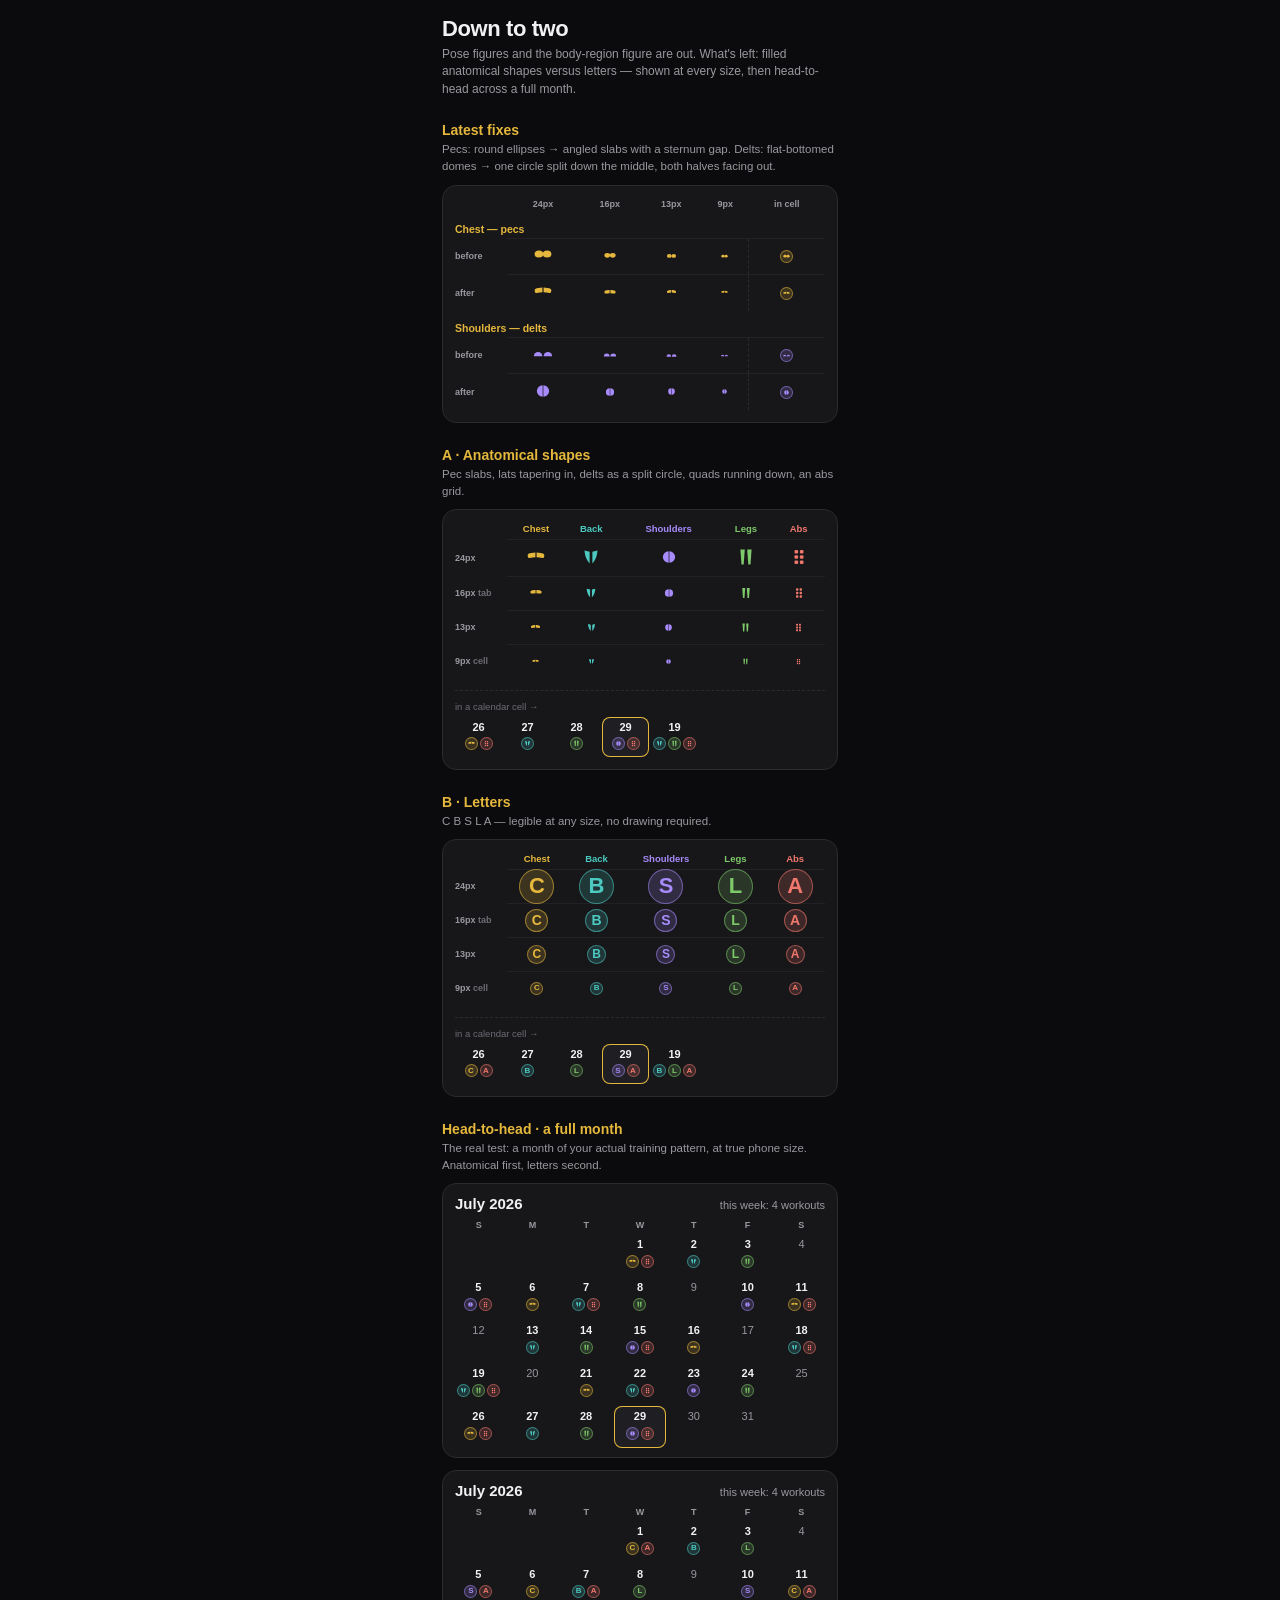
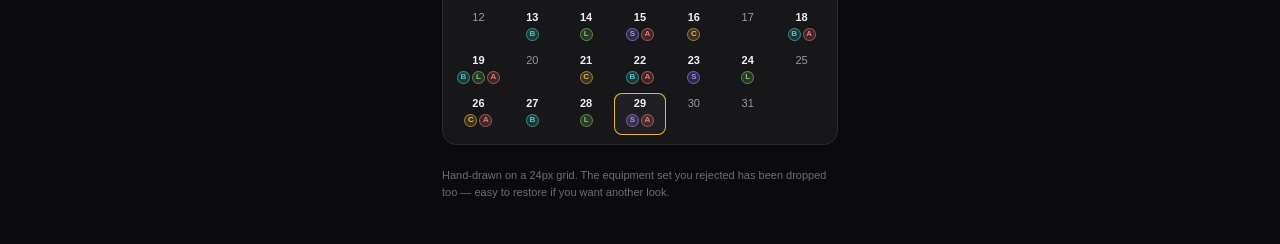
<file: mockup-icons.html>
<!DOCTYPE html>
<html lang="en">
<head>
<meta charset="utf-8">
<meta name="viewport" content="width=device-width, initial-scale=1">
<title>Jim — icons: final two</title>
<style>
* { box-sizing: border-box; margin: 0; padding: 0; }
html, body { background: #0b0b0d; color: #f2f2f4;
  font-family: -apple-system, BlinkMacSystemFont, "SF Pro Text", "Helvetica Neue", Arial, sans-serif;
  -webkit-font-smoothing: antialiased; }
body { max-width: 420px; margin: 0 auto; padding: 16px 12px 44px; }
h1 { font-size: 22px; letter-spacing: -0.4px; }
.sub { color: #98989f; font-size: 12px; margin-top: 4px; line-height: 1.45; }
section { margin-top: 24px; }
.label { font-size: 14px; font-weight: 700; color: #e5b83d; }
.note { color: #98989f; font-size: 11.5px; margin: 3px 0 9px; line-height: 1.5; }
.panel { background: #17171a; border: 1px solid #2a2a2f; border-radius: 14px; padding: 10px 12px 12px; }
table { width: 100%; border-collapse: collapse; }
th, td { text-align: center; padding: 3px 0; }
th { font-size: 9px; color: #98989f; font-weight: 600; }
th.gh { font-size: 9.5px; font-weight: 700; padding-bottom: 5px; }
tr > th:first-child { text-align: left; width: 52px; }
tr > th:first-child em { font-style: normal; color: #6c6c74; }
tr + tr td { border-top: 1px solid #212126; }
.box { display: inline-flex; align-items: center; justify-content: center; height: 27px; }
.fix .fixhead th { text-align: left; color: #e5b83d; font-size: 10.5px; padding: 11px 0 3px; }
.fix .sc { border-left: 1px dashed #2a2a2f; }
.mk { border-radius: 50%; display: inline-flex; align-items: center; justify-content: center;
      font-weight: 800; line-height: 1; }
.situ { margin-top: 12px; border-top: 1px dashed #2a2a2f; padding-top: 10px; }
.situlab { font-size: 9.5px; color: #6c6c74; margin-bottom: 5px; }
.strip { display: flex; gap: 2px; }
.cell { width: 47px; min-height: 40px; border-radius: 8px; padding: 3px 0 2px; text-align: center; }
.cell.today, .gcell.today { background: #1f1f23; box-shadow: inset 0 0 0 1px #e5b83d; }
.num { font-size: 11px; color: #f2f2f4; font-weight: 600; line-height: 1.3; }
.marks { display: flex; justify-content: center; gap: 2px; margin-top: 3px; min-height: 13px; }
.cal { background: #17171a; border: 1px solid #2a2a2f; border-radius: 14px; padding: 11px 9px 9px; }
.calhead { display: flex; align-items: baseline; justify-content: space-between; padding: 0 3px 8px; }
.calhead .mo { font-size: 15px; font-weight: 600; }
.calhead .wk { font-size: 11px; color: #98989f; }
.dow { display: grid; grid-template-columns: repeat(7, 1fr); }
.dow span { text-align: center; font-size: 9px; color: #98989f; font-weight: 600; padding-bottom: 4px; }
.grid { display: grid; grid-template-columns: repeat(7, 1fr); gap: 1px; }
.gcell { min-height: 42px; border-radius: 8px; padding: 3px 0 2px; text-align: center; }
.gcell .num { color: #98989f; font-weight: 400; }
.gcell.has .num { color: #f2f2f4; font-weight: 600; }
.foot { color: #6c6c74; font-size: 11px; margin-top: 22px; line-height: 1.5; }
</style>
</head>
<body>
<h1>Down to two</h1>
<p class="sub">Pose figures and the body-region figure are out. What's left: filled anatomical shapes versus letters — shown at every size, then head-to-head across a full month.</p>

<section>
  <div class="label">Latest fixes</div>
  <p class="note">Pecs: round ellipses → angled slabs with a sternum gap. Delts: flat-bottomed domes → one circle split down the middle, both halves facing out.</p>
  <div class="panel"><table class="fix">
    <tr><th></th><th>24px</th><th>16px</th><th>13px</th><th>9px</th><th>in cell</th></tr>
    <tr class="fixhead"><th colspan="6">Chest — pecs</th></tr><tr><th>before</th><td><span class="box"><svg width="24" height="24" viewBox="0 0 24 24" fill="#e5b83d" stroke="none"><ellipse cx="7.9" cy="11" rx="4.3" ry="3.5"/><ellipse cx="16.1" cy="11" rx="4.3" ry="3.5"/></svg></span></td><td><span class="box"><svg width="16" height="16" viewBox="0 0 24 24" fill="#e5b83d" stroke="none"><ellipse cx="7.9" cy="11" rx="4.3" ry="3.5"/><ellipse cx="16.1" cy="11" rx="4.3" ry="3.5"/></svg></span></td><td><span class="box"><svg width="13" height="13" viewBox="0 0 24 24" fill="#e5b83d" stroke="none"><ellipse cx="7.9" cy="11" rx="4.3" ry="3.5"/><ellipse cx="16.1" cy="11" rx="4.3" ry="3.5"/></svg></span></td><td><span class="box"><svg width="9" height="9" viewBox="0 0 24 24" fill="#e5b83d" stroke="none"><ellipse cx="7.9" cy="11" rx="4.3" ry="3.5"/><ellipse cx="16.1" cy="11" rx="4.3" ry="3.5"/></svg></span></td><td class="sc"><span class="mk" style="width:13px;height:13px;font-size:8px;background:#e5b83d2e;box-shadow:inset 0 0 0 1px #e5b83d8c;color:#e5b83d"><svg width="9" height="9" viewBox="0 0 24 24" fill="#e5b83d" stroke="none"><ellipse cx="7.9" cy="11" rx="4.3" ry="3.5"/><ellipse cx="16.1" cy="11" rx="4.3" ry="3.5"/></svg></span></td></tr><tr><th>after</th><td><span class="box"><svg width="24" height="24" viewBox="0 0 24 24" fill="#e5b83d" stroke="none"><path d="M11.4 7.6C8.6 7.8 6 8.2 4.6 8.8Q3.5 9.3 3.7 10.6L3.9 11.9Q4.1 13.1 5.6 12.9C7.6 12.7 9.6 12.4 11.4 12.2Z"/><path d="M12.6 7.6C15.4 7.8 18 8.2 19.4 8.8Q20.5 9.3 20.3 10.6L20.1 11.9Q19.9 13.1 18.4 12.9C16.4 12.7 14.4 12.4 12.6 12.2Z"/></svg></span></td><td><span class="box"><svg width="16" height="16" viewBox="0 0 24 24" fill="#e5b83d" stroke="none"><path d="M11.4 7.6C8.6 7.8 6 8.2 4.6 8.8Q3.5 9.3 3.7 10.6L3.9 11.9Q4.1 13.1 5.6 12.9C7.6 12.7 9.6 12.4 11.4 12.2Z"/><path d="M12.6 7.6C15.4 7.8 18 8.2 19.4 8.8Q20.5 9.3 20.3 10.6L20.1 11.9Q19.9 13.1 18.4 12.9C16.4 12.7 14.4 12.4 12.6 12.2Z"/></svg></span></td><td><span class="box"><svg width="13" height="13" viewBox="0 0 24 24" fill="#e5b83d" stroke="none"><path d="M11.4 7.6C8.6 7.8 6 8.2 4.6 8.8Q3.5 9.3 3.7 10.6L3.9 11.9Q4.1 13.1 5.6 12.9C7.6 12.7 9.6 12.4 11.4 12.2Z"/><path d="M12.6 7.6C15.4 7.8 18 8.2 19.4 8.8Q20.5 9.3 20.3 10.6L20.1 11.9Q19.9 13.1 18.4 12.9C16.4 12.7 14.4 12.4 12.6 12.2Z"/></svg></span></td><td><span class="box"><svg width="9" height="9" viewBox="0 0 24 24" fill="#e5b83d" stroke="none"><path d="M11.4 7.6C8.6 7.8 6 8.2 4.6 8.8Q3.5 9.3 3.7 10.6L3.9 11.9Q4.1 13.1 5.6 12.9C7.6 12.7 9.6 12.4 11.4 12.2Z"/><path d="M12.6 7.6C15.4 7.8 18 8.2 19.4 8.8Q20.5 9.3 20.3 10.6L20.1 11.9Q19.9 13.1 18.4 12.9C16.4 12.7 14.4 12.4 12.6 12.2Z"/></svg></span></td><td class="sc"><span class="mk" style="width:13px;height:13px;font-size:8px;background:#e5b83d2e;box-shadow:inset 0 0 0 1px #e5b83d8c;color:#e5b83d"><svg width="9" height="9" viewBox="0 0 24 24" fill="#e5b83d" stroke="none"><path d="M11.4 7.6C8.6 7.8 6 8.2 4.6 8.8Q3.5 9.3 3.7 10.6L3.9 11.9Q4.1 13.1 5.6 12.9C7.6 12.7 9.6 12.4 11.4 12.2Z"/><path d="M12.6 7.6C15.4 7.8 18 8.2 19.4 8.8Q20.5 9.3 20.3 10.6L20.1 11.9Q19.9 13.1 18.4 12.9C16.4 12.7 14.4 12.4 12.6 12.2Z"/></svg></span></td></tr>
    <tr class="fixhead"><th colspan="6">Shoulders — delts</th></tr><tr><th>before</th><td><span class="box"><svg width="24" height="24" viewBox="0 0 24 24" fill="#a78bfa" stroke="none"><path d="M2.8 14.2a4.3 4.3 0 0 1 8.6 0Z"/><path d="M12.6 14.2a4.3 4.3 0 0 1 8.6 0Z"/></svg></span></td><td><span class="box"><svg width="16" height="16" viewBox="0 0 24 24" fill="#a78bfa" stroke="none"><path d="M2.8 14.2a4.3 4.3 0 0 1 8.6 0Z"/><path d="M12.6 14.2a4.3 4.3 0 0 1 8.6 0Z"/></svg></span></td><td><span class="box"><svg width="13" height="13" viewBox="0 0 24 24" fill="#a78bfa" stroke="none"><path d="M2.8 14.2a4.3 4.3 0 0 1 8.6 0Z"/><path d="M12.6 14.2a4.3 4.3 0 0 1 8.6 0Z"/></svg></span></td><td><span class="box"><svg width="9" height="9" viewBox="0 0 24 24" fill="#a78bfa" stroke="none"><path d="M2.8 14.2a4.3 4.3 0 0 1 8.6 0Z"/><path d="M12.6 14.2a4.3 4.3 0 0 1 8.6 0Z"/></svg></span></td><td class="sc"><span class="mk" style="width:13px;height:13px;font-size:8px;background:#a78bfa2e;box-shadow:inset 0 0 0 1px #a78bfa8c;color:#a78bfa"><svg width="9" height="9" viewBox="0 0 24 24" fill="#a78bfa" stroke="none"><path d="M2.8 14.2a4.3 4.3 0 0 1 8.6 0Z"/><path d="M12.6 14.2a4.3 4.3 0 0 1 8.6 0Z"/></svg></span></td></tr><tr><th>after</th><td><span class="box"><svg width="24" height="24" viewBox="0 0 24 24" fill="#a78bfa" stroke="none"><path d="M11.65 6.2a5.8 5.8 0 0 0 0 11.6Z"/><path d="M12.35 6.2a5.8 5.8 0 0 1 0 11.6Z"/></svg></span></td><td><span class="box"><svg width="16" height="16" viewBox="0 0 24 24" fill="#a78bfa" stroke="none"><path d="M11.65 6.2a5.8 5.8 0 0 0 0 11.6Z"/><path d="M12.35 6.2a5.8 5.8 0 0 1 0 11.6Z"/></svg></span></td><td><span class="box"><svg width="13" height="13" viewBox="0 0 24 24" fill="#a78bfa" stroke="none"><path d="M11.65 6.2a5.8 5.8 0 0 0 0 11.6Z"/><path d="M12.35 6.2a5.8 5.8 0 0 1 0 11.6Z"/></svg></span></td><td><span class="box"><svg width="9" height="9" viewBox="0 0 24 24" fill="#a78bfa" stroke="none"><path d="M11.65 6.2a5.8 5.8 0 0 0 0 11.6Z"/><path d="M12.35 6.2a5.8 5.8 0 0 1 0 11.6Z"/></svg></span></td><td class="sc"><span class="mk" style="width:13px;height:13px;font-size:8px;background:#a78bfa2e;box-shadow:inset 0 0 0 1px #a78bfa8c;color:#a78bfa"><svg width="9" height="9" viewBox="0 0 24 24" fill="#a78bfa" stroke="none"><path d="M11.65 6.2a5.8 5.8 0 0 0 0 11.6Z"/><path d="M12.35 6.2a5.8 5.8 0 0 1 0 11.6Z"/></svg></span></td></tr>
  </table></div>
</section>

<section>
  <div class="label">A · Anatomical shapes</div>
  <p class="note">Pec slabs, lats tapering in, delts as a split circle, quads running down, an abs grid.</p>
  <div class="panel"><table><tr><th></th><th class="gh" style="color:#e5b83d">Chest</th><th class="gh" style="color:#4cc9c0">Back</th><th class="gh" style="color:#a78bfa">Shoulders</th><th class="gh" style="color:#7ec96a">Legs</th><th class="gh" style="color:#f0776c">Abs</th></tr><tr><th>24px</th><td><span class="box"><svg width="24" height="24" viewBox="0 0 24 24" fill="#e5b83d" stroke="none"><path d="M11.4 7.6C8.6 7.8 6 8.2 4.6 8.8Q3.5 9.3 3.7 10.6L3.9 11.9Q4.1 13.1 5.6 12.9C7.6 12.7 9.6 12.4 11.4 12.2Z"/><path d="M12.6 7.6C15.4 7.8 18 8.2 19.4 8.8Q20.5 9.3 20.3 10.6L20.1 11.9Q19.9 13.1 18.4 12.9C16.4 12.7 14.4 12.4 12.6 12.2Z"/></svg></span></td><td><span class="box"><svg width="24" height="24" viewBox="0 0 24 24" fill="#4cc9c0" stroke="none"><path d="M5.5 5.5C6 12 8 15.2 10.6 18.5V6.8Z"/><path d="M18.5 5.5C18 12 16 15.2 13.4 18.5V6.8Z"/></svg></span></td><td><span class="box"><svg width="24" height="24" viewBox="0 0 24 24" fill="#a78bfa" stroke="none"><path d="M11.65 6.2a5.8 5.8 0 0 0 0 11.6Z"/><path d="M12.35 6.2a5.8 5.8 0 0 1 0 11.6Z"/></svg></span></td><td><span class="box"><svg width="24" height="24" viewBox="0 0 24 24" fill="#7ec96a" stroke="none"><path d="M6.4 4.6h4.4l-1.1 14.8H7.5Z"/><path d="M17.6 4.6h-4.4l1.1 14.8h2.2Z"/></svg></span></td><td><span class="box"><svg width="24" height="24" viewBox="0 0 24 24" fill="#f0776c" stroke="none"><rect x="7.5" y="5" width="3.6" height="3.6" rx="1.1"/><rect x="12.9" y="5" width="3.6" height="3.6" rx="1.1"/><rect x="7.5" y="10.2" width="3.6" height="3.6" rx="1.1"/><rect x="12.9" y="10.2" width="3.6" height="3.6" rx="1.1"/><rect x="7.5" y="15.4" width="3.6" height="3.6" rx="1.1"/><rect x="12.9" y="15.4" width="3.6" height="3.6" rx="1.1"/></svg></span></td></tr><tr><th>16px <em>tab</em></th><td><span class="box"><svg width="16" height="16" viewBox="0 0 24 24" fill="#e5b83d" stroke="none"><path d="M11.4 7.6C8.6 7.8 6 8.2 4.6 8.8Q3.5 9.3 3.7 10.6L3.9 11.9Q4.1 13.1 5.6 12.9C7.6 12.7 9.6 12.4 11.4 12.2Z"/><path d="M12.6 7.6C15.4 7.8 18 8.2 19.4 8.8Q20.5 9.3 20.3 10.6L20.1 11.9Q19.9 13.1 18.4 12.9C16.4 12.7 14.4 12.4 12.6 12.2Z"/></svg></span></td><td><span class="box"><svg width="16" height="16" viewBox="0 0 24 24" fill="#4cc9c0" stroke="none"><path d="M5.5 5.5C6 12 8 15.2 10.6 18.5V6.8Z"/><path d="M18.5 5.5C18 12 16 15.2 13.4 18.5V6.8Z"/></svg></span></td><td><span class="box"><svg width="16" height="16" viewBox="0 0 24 24" fill="#a78bfa" stroke="none"><path d="M11.65 6.2a5.8 5.8 0 0 0 0 11.6Z"/><path d="M12.35 6.2a5.8 5.8 0 0 1 0 11.6Z"/></svg></span></td><td><span class="box"><svg width="16" height="16" viewBox="0 0 24 24" fill="#7ec96a" stroke="none"><path d="M6.4 4.6h4.4l-1.1 14.8H7.5Z"/><path d="M17.6 4.6h-4.4l1.1 14.8h2.2Z"/></svg></span></td><td><span class="box"><svg width="16" height="16" viewBox="0 0 24 24" fill="#f0776c" stroke="none"><rect x="7.5" y="5" width="3.6" height="3.6" rx="1.1"/><rect x="12.9" y="5" width="3.6" height="3.6" rx="1.1"/><rect x="7.5" y="10.2" width="3.6" height="3.6" rx="1.1"/><rect x="12.9" y="10.2" width="3.6" height="3.6" rx="1.1"/><rect x="7.5" y="15.4" width="3.6" height="3.6" rx="1.1"/><rect x="12.9" y="15.4" width="3.6" height="3.6" rx="1.1"/></svg></span></td></tr><tr><th>13px</th><td><span class="box"><svg width="13" height="13" viewBox="0 0 24 24" fill="#e5b83d" stroke="none"><path d="M11.4 7.6C8.6 7.8 6 8.2 4.6 8.8Q3.5 9.3 3.7 10.6L3.9 11.9Q4.1 13.1 5.6 12.9C7.6 12.7 9.6 12.4 11.4 12.2Z"/><path d="M12.6 7.6C15.4 7.8 18 8.2 19.4 8.8Q20.5 9.3 20.3 10.6L20.1 11.9Q19.9 13.1 18.4 12.9C16.4 12.7 14.4 12.4 12.6 12.2Z"/></svg></span></td><td><span class="box"><svg width="13" height="13" viewBox="0 0 24 24" fill="#4cc9c0" stroke="none"><path d="M5.5 5.5C6 12 8 15.2 10.6 18.5V6.8Z"/><path d="M18.5 5.5C18 12 16 15.2 13.4 18.5V6.8Z"/></svg></span></td><td><span class="box"><svg width="13" height="13" viewBox="0 0 24 24" fill="#a78bfa" stroke="none"><path d="M11.65 6.2a5.8 5.8 0 0 0 0 11.6Z"/><path d="M12.35 6.2a5.8 5.8 0 0 1 0 11.6Z"/></svg></span></td><td><span class="box"><svg width="13" height="13" viewBox="0 0 24 24" fill="#7ec96a" stroke="none"><path d="M6.4 4.6h4.4l-1.1 14.8H7.5Z"/><path d="M17.6 4.6h-4.4l1.1 14.8h2.2Z"/></svg></span></td><td><span class="box"><svg width="13" height="13" viewBox="0 0 24 24" fill="#f0776c" stroke="none"><rect x="7.5" y="5" width="3.6" height="3.6" rx="1.1"/><rect x="12.9" y="5" width="3.6" height="3.6" rx="1.1"/><rect x="7.5" y="10.2" width="3.6" height="3.6" rx="1.1"/><rect x="12.9" y="10.2" width="3.6" height="3.6" rx="1.1"/><rect x="7.5" y="15.4" width="3.6" height="3.6" rx="1.1"/><rect x="12.9" y="15.4" width="3.6" height="3.6" rx="1.1"/></svg></span></td></tr><tr><th>9px <em>cell</em></th><td><span class="box"><svg width="9" height="9" viewBox="0 0 24 24" fill="#e5b83d" stroke="none"><path d="M11.4 7.6C8.6 7.8 6 8.2 4.6 8.8Q3.5 9.3 3.7 10.6L3.9 11.9Q4.1 13.1 5.6 12.9C7.6 12.7 9.6 12.4 11.4 12.2Z"/><path d="M12.6 7.6C15.4 7.8 18 8.2 19.4 8.8Q20.5 9.3 20.3 10.6L20.1 11.9Q19.9 13.1 18.4 12.9C16.4 12.7 14.4 12.4 12.6 12.2Z"/></svg></span></td><td><span class="box"><svg width="9" height="9" viewBox="0 0 24 24" fill="#4cc9c0" stroke="none"><path d="M5.5 5.5C6 12 8 15.2 10.6 18.5V6.8Z"/><path d="M18.5 5.5C18 12 16 15.2 13.4 18.5V6.8Z"/></svg></span></td><td><span class="box"><svg width="9" height="9" viewBox="0 0 24 24" fill="#a78bfa" stroke="none"><path d="M11.65 6.2a5.8 5.8 0 0 0 0 11.6Z"/><path d="M12.35 6.2a5.8 5.8 0 0 1 0 11.6Z"/></svg></span></td><td><span class="box"><svg width="9" height="9" viewBox="0 0 24 24" fill="#7ec96a" stroke="none"><path d="M6.4 4.6h4.4l-1.1 14.8H7.5Z"/><path d="M17.6 4.6h-4.4l1.1 14.8h2.2Z"/></svg></span></td><td><span class="box"><svg width="9" height="9" viewBox="0 0 24 24" fill="#f0776c" stroke="none"><rect x="7.5" y="5" width="3.6" height="3.6" rx="1.1"/><rect x="12.9" y="5" width="3.6" height="3.6" rx="1.1"/><rect x="7.5" y="10.2" width="3.6" height="3.6" rx="1.1"/><rect x="12.9" y="10.2" width="3.6" height="3.6" rx="1.1"/><rect x="7.5" y="15.4" width="3.6" height="3.6" rx="1.1"/><rect x="12.9" y="15.4" width="3.6" height="3.6" rx="1.1"/></svg></span></td></tr></table><div class="situ"><div class="situlab">in a calendar cell →</div><div class="strip"><div class="cell"><div class="num">26</div><div class="marks"><span class="mk" style="width:13px;height:13px;font-size:8px;background:#e5b83d2e;box-shadow:inset 0 0 0 1px #e5b83d8c;color:#e5b83d"><svg width="9" height="9" viewBox="0 0 24 24" fill="#e5b83d" stroke="none"><path d="M11.4 7.6C8.6 7.8 6 8.2 4.6 8.8Q3.5 9.3 3.7 10.6L3.9 11.9Q4.1 13.1 5.6 12.9C7.6 12.7 9.6 12.4 11.4 12.2Z"/><path d="M12.6 7.6C15.4 7.8 18 8.2 19.4 8.8Q20.5 9.3 20.3 10.6L20.1 11.9Q19.9 13.1 18.4 12.9C16.4 12.7 14.4 12.4 12.6 12.2Z"/></svg></span><span class="mk" style="width:13px;height:13px;font-size:8px;background:#f0776c2e;box-shadow:inset 0 0 0 1px #f0776c8c;color:#f0776c"><svg width="9" height="9" viewBox="0 0 24 24" fill="#f0776c" stroke="none"><rect x="7.5" y="5" width="3.6" height="3.6" rx="1.1"/><rect x="12.9" y="5" width="3.6" height="3.6" rx="1.1"/><rect x="7.5" y="10.2" width="3.6" height="3.6" rx="1.1"/><rect x="12.9" y="10.2" width="3.6" height="3.6" rx="1.1"/><rect x="7.5" y="15.4" width="3.6" height="3.6" rx="1.1"/><rect x="12.9" y="15.4" width="3.6" height="3.6" rx="1.1"/></svg></span></div></div><div class="cell"><div class="num">27</div><div class="marks"><span class="mk" style="width:13px;height:13px;font-size:8px;background:#4cc9c02e;box-shadow:inset 0 0 0 1px #4cc9c08c;color:#4cc9c0"><svg width="9" height="9" viewBox="0 0 24 24" fill="#4cc9c0" stroke="none"><path d="M5.5 5.5C6 12 8 15.2 10.6 18.5V6.8Z"/><path d="M18.5 5.5C18 12 16 15.2 13.4 18.5V6.8Z"/></svg></span></div></div><div class="cell"><div class="num">28</div><div class="marks"><span class="mk" style="width:13px;height:13px;font-size:8px;background:#7ec96a2e;box-shadow:inset 0 0 0 1px #7ec96a8c;color:#7ec96a"><svg width="9" height="9" viewBox="0 0 24 24" fill="#7ec96a" stroke="none"><path d="M6.4 4.6h4.4l-1.1 14.8H7.5Z"/><path d="M17.6 4.6h-4.4l1.1 14.8h2.2Z"/></svg></span></div></div><div class="cell today"><div class="num">29</div><div class="marks"><span class="mk" style="width:13px;height:13px;font-size:8px;background:#a78bfa2e;box-shadow:inset 0 0 0 1px #a78bfa8c;color:#a78bfa"><svg width="9" height="9" viewBox="0 0 24 24" fill="#a78bfa" stroke="none"><path d="M11.65 6.2a5.8 5.8 0 0 0 0 11.6Z"/><path d="M12.35 6.2a5.8 5.8 0 0 1 0 11.6Z"/></svg></span><span class="mk" style="width:13px;height:13px;font-size:8px;background:#f0776c2e;box-shadow:inset 0 0 0 1px #f0776c8c;color:#f0776c"><svg width="9" height="9" viewBox="0 0 24 24" fill="#f0776c" stroke="none"><rect x="7.5" y="5" width="3.6" height="3.6" rx="1.1"/><rect x="12.9" y="5" width="3.6" height="3.6" rx="1.1"/><rect x="7.5" y="10.2" width="3.6" height="3.6" rx="1.1"/><rect x="12.9" y="10.2" width="3.6" height="3.6" rx="1.1"/><rect x="7.5" y="15.4" width="3.6" height="3.6" rx="1.1"/><rect x="12.9" y="15.4" width="3.6" height="3.6" rx="1.1"/></svg></span></div></div><div class="cell"><div class="num">19</div><div class="marks"><span class="mk" style="width:13px;height:13px;font-size:8px;background:#4cc9c02e;box-shadow:inset 0 0 0 1px #4cc9c08c;color:#4cc9c0"><svg width="9" height="9" viewBox="0 0 24 24" fill="#4cc9c0" stroke="none"><path d="M5.5 5.5C6 12 8 15.2 10.6 18.5V6.8Z"/><path d="M18.5 5.5C18 12 16 15.2 13.4 18.5V6.8Z"/></svg></span><span class="mk" style="width:13px;height:13px;font-size:8px;background:#7ec96a2e;box-shadow:inset 0 0 0 1px #7ec96a8c;color:#7ec96a"><svg width="9" height="9" viewBox="0 0 24 24" fill="#7ec96a" stroke="none"><path d="M6.4 4.6h4.4l-1.1 14.8H7.5Z"/><path d="M17.6 4.6h-4.4l1.1 14.8h2.2Z"/></svg></span><span class="mk" style="width:13px;height:13px;font-size:8px;background:#f0776c2e;box-shadow:inset 0 0 0 1px #f0776c8c;color:#f0776c"><svg width="9" height="9" viewBox="0 0 24 24" fill="#f0776c" stroke="none"><rect x="7.5" y="5" width="3.6" height="3.6" rx="1.1"/><rect x="12.9" y="5" width="3.6" height="3.6" rx="1.1"/><rect x="7.5" y="10.2" width="3.6" height="3.6" rx="1.1"/><rect x="12.9" y="10.2" width="3.6" height="3.6" rx="1.1"/><rect x="7.5" y="15.4" width="3.6" height="3.6" rx="1.1"/><rect x="12.9" y="15.4" width="3.6" height="3.6" rx="1.1"/></svg></span></div></div></div></div></div>
</section>

<section>
  <div class="label">B · Letters</div>
  <p class="note">C B S L A — legible at any size, no drawing required.</p>
  <div class="panel"><table><tr><th></th><th class="gh" style="color:#e5b83d">Chest</th><th class="gh" style="color:#4cc9c0">Back</th><th class="gh" style="color:#a78bfa">Shoulders</th><th class="gh" style="color:#7ec96a">Legs</th><th class="gh" style="color:#f0776c">Abs</th></tr><tr><th>24px</th><td><span class="box"><span class="mk" style="width:35px;height:35px;font-size:22px;background:#e5b83d2e;box-shadow:inset 0 0 0 1px #e5b83d8c;color:#e5b83d">C</span></span></td><td><span class="box"><span class="mk" style="width:35px;height:35px;font-size:22px;background:#4cc9c02e;box-shadow:inset 0 0 0 1px #4cc9c08c;color:#4cc9c0">B</span></span></td><td><span class="box"><span class="mk" style="width:35px;height:35px;font-size:22px;background:#a78bfa2e;box-shadow:inset 0 0 0 1px #a78bfa8c;color:#a78bfa">S</span></span></td><td><span class="box"><span class="mk" style="width:35px;height:35px;font-size:22px;background:#7ec96a2e;box-shadow:inset 0 0 0 1px #7ec96a8c;color:#7ec96a">L</span></span></td><td><span class="box"><span class="mk" style="width:35px;height:35px;font-size:22px;background:#f0776c2e;box-shadow:inset 0 0 0 1px #f0776c8c;color:#f0776c">A</span></span></td></tr><tr><th>16px <em>tab</em></th><td><span class="box"><span class="mk" style="width:23px;height:23px;font-size:14px;background:#e5b83d2e;box-shadow:inset 0 0 0 1px #e5b83d8c;color:#e5b83d">C</span></span></td><td><span class="box"><span class="mk" style="width:23px;height:23px;font-size:14px;background:#4cc9c02e;box-shadow:inset 0 0 0 1px #4cc9c08c;color:#4cc9c0">B</span></span></td><td><span class="box"><span class="mk" style="width:23px;height:23px;font-size:14px;background:#a78bfa2e;box-shadow:inset 0 0 0 1px #a78bfa8c;color:#a78bfa">S</span></span></td><td><span class="box"><span class="mk" style="width:23px;height:23px;font-size:14px;background:#7ec96a2e;box-shadow:inset 0 0 0 1px #7ec96a8c;color:#7ec96a">L</span></span></td><td><span class="box"><span class="mk" style="width:23px;height:23px;font-size:14px;background:#f0776c2e;box-shadow:inset 0 0 0 1px #f0776c8c;color:#f0776c">A</span></span></td></tr><tr><th>13px</th><td><span class="box"><span class="mk" style="width:19px;height:19px;font-size:12px;background:#e5b83d2e;box-shadow:inset 0 0 0 1px #e5b83d8c;color:#e5b83d">C</span></span></td><td><span class="box"><span class="mk" style="width:19px;height:19px;font-size:12px;background:#4cc9c02e;box-shadow:inset 0 0 0 1px #4cc9c08c;color:#4cc9c0">B</span></span></td><td><span class="box"><span class="mk" style="width:19px;height:19px;font-size:12px;background:#a78bfa2e;box-shadow:inset 0 0 0 1px #a78bfa8c;color:#a78bfa">S</span></span></td><td><span class="box"><span class="mk" style="width:19px;height:19px;font-size:12px;background:#7ec96a2e;box-shadow:inset 0 0 0 1px #7ec96a8c;color:#7ec96a">L</span></span></td><td><span class="box"><span class="mk" style="width:19px;height:19px;font-size:12px;background:#f0776c2e;box-shadow:inset 0 0 0 1px #f0776c8c;color:#f0776c">A</span></span></td></tr><tr><th>9px <em>cell</em></th><td><span class="box"><span class="mk" style="width:13px;height:13px;font-size:8px;background:#e5b83d2e;box-shadow:inset 0 0 0 1px #e5b83d8c;color:#e5b83d">C</span></span></td><td><span class="box"><span class="mk" style="width:13px;height:13px;font-size:8px;background:#4cc9c02e;box-shadow:inset 0 0 0 1px #4cc9c08c;color:#4cc9c0">B</span></span></td><td><span class="box"><span class="mk" style="width:13px;height:13px;font-size:8px;background:#a78bfa2e;box-shadow:inset 0 0 0 1px #a78bfa8c;color:#a78bfa">S</span></span></td><td><span class="box"><span class="mk" style="width:13px;height:13px;font-size:8px;background:#7ec96a2e;box-shadow:inset 0 0 0 1px #7ec96a8c;color:#7ec96a">L</span></span></td><td><span class="box"><span class="mk" style="width:13px;height:13px;font-size:8px;background:#f0776c2e;box-shadow:inset 0 0 0 1px #f0776c8c;color:#f0776c">A</span></span></td></tr></table><div class="situ"><div class="situlab">in a calendar cell →</div><div class="strip"><div class="cell"><div class="num">26</div><div class="marks"><span class="mk" style="width:13px;height:13px;font-size:8px;background:#e5b83d2e;box-shadow:inset 0 0 0 1px #e5b83d8c;color:#e5b83d">C</span><span class="mk" style="width:13px;height:13px;font-size:8px;background:#f0776c2e;box-shadow:inset 0 0 0 1px #f0776c8c;color:#f0776c">A</span></div></div><div class="cell"><div class="num">27</div><div class="marks"><span class="mk" style="width:13px;height:13px;font-size:8px;background:#4cc9c02e;box-shadow:inset 0 0 0 1px #4cc9c08c;color:#4cc9c0">B</span></div></div><div class="cell"><div class="num">28</div><div class="marks"><span class="mk" style="width:13px;height:13px;font-size:8px;background:#7ec96a2e;box-shadow:inset 0 0 0 1px #7ec96a8c;color:#7ec96a">L</span></div></div><div class="cell today"><div class="num">29</div><div class="marks"><span class="mk" style="width:13px;height:13px;font-size:8px;background:#a78bfa2e;box-shadow:inset 0 0 0 1px #a78bfa8c;color:#a78bfa">S</span><span class="mk" style="width:13px;height:13px;font-size:8px;background:#f0776c2e;box-shadow:inset 0 0 0 1px #f0776c8c;color:#f0776c">A</span></div></div><div class="cell"><div class="num">19</div><div class="marks"><span class="mk" style="width:13px;height:13px;font-size:8px;background:#4cc9c02e;box-shadow:inset 0 0 0 1px #4cc9c08c;color:#4cc9c0">B</span><span class="mk" style="width:13px;height:13px;font-size:8px;background:#7ec96a2e;box-shadow:inset 0 0 0 1px #7ec96a8c;color:#7ec96a">L</span><span class="mk" style="width:13px;height:13px;font-size:8px;background:#f0776c2e;box-shadow:inset 0 0 0 1px #f0776c8c;color:#f0776c">A</span></div></div></div></div></div>
</section>

<section>
  <div class="label">Head-to-head · a full month</div>
  <p class="note">The real test: a month of your actual training pattern, at true phone size. Anatomical first, letters second.</p>
  <div class="cal"><div class="calhead"><span class="mo">July 2026</span><span class="wk">this week: 4 workouts</span></div><div class="dow"><span>S</span><span>M</span><span>T</span><span>W</span><span>T</span><span>F</span><span>S</span></div><div class="grid"><div class="gcell"></div><div class="gcell"></div><div class="gcell"></div><div class="gcell has"><div class="num">1</div><div class="marks"><span class="mk" style="width:13px;height:13px;font-size:8px;background:#e5b83d2e;box-shadow:inset 0 0 0 1px #e5b83d8c;color:#e5b83d"><svg width="9" height="9" viewBox="0 0 24 24" fill="#e5b83d" stroke="none"><path d="M11.4 7.6C8.6 7.8 6 8.2 4.6 8.8Q3.5 9.3 3.7 10.6L3.9 11.9Q4.1 13.1 5.6 12.9C7.6 12.7 9.6 12.4 11.4 12.2Z"/><path d="M12.6 7.6C15.4 7.8 18 8.2 19.4 8.8Q20.5 9.3 20.3 10.6L20.1 11.9Q19.9 13.1 18.4 12.9C16.4 12.7 14.4 12.4 12.6 12.2Z"/></svg></span><span class="mk" style="width:13px;height:13px;font-size:8px;background:#f0776c2e;box-shadow:inset 0 0 0 1px #f0776c8c;color:#f0776c"><svg width="9" height="9" viewBox="0 0 24 24" fill="#f0776c" stroke="none"><rect x="7.5" y="5" width="3.6" height="3.6" rx="1.1"/><rect x="12.9" y="5" width="3.6" height="3.6" rx="1.1"/><rect x="7.5" y="10.2" width="3.6" height="3.6" rx="1.1"/><rect x="12.9" y="10.2" width="3.6" height="3.6" rx="1.1"/><rect x="7.5" y="15.4" width="3.6" height="3.6" rx="1.1"/><rect x="12.9" y="15.4" width="3.6" height="3.6" rx="1.1"/></svg></span></div></div><div class="gcell has"><div class="num">2</div><div class="marks"><span class="mk" style="width:13px;height:13px;font-size:8px;background:#4cc9c02e;box-shadow:inset 0 0 0 1px #4cc9c08c;color:#4cc9c0"><svg width="9" height="9" viewBox="0 0 24 24" fill="#4cc9c0" stroke="none"><path d="M5.5 5.5C6 12 8 15.2 10.6 18.5V6.8Z"/><path d="M18.5 5.5C18 12 16 15.2 13.4 18.5V6.8Z"/></svg></span></div></div><div class="gcell has"><div class="num">3</div><div class="marks"><span class="mk" style="width:13px;height:13px;font-size:8px;background:#7ec96a2e;box-shadow:inset 0 0 0 1px #7ec96a8c;color:#7ec96a"><svg width="9" height="9" viewBox="0 0 24 24" fill="#7ec96a" stroke="none"><path d="M6.4 4.6h4.4l-1.1 14.8H7.5Z"/><path d="M17.6 4.6h-4.4l1.1 14.8h2.2Z"/></svg></span></div></div><div class="gcell"><div class="num">4</div><div class="marks"></div></div><div class="gcell has"><div class="num">5</div><div class="marks"><span class="mk" style="width:13px;height:13px;font-size:8px;background:#a78bfa2e;box-shadow:inset 0 0 0 1px #a78bfa8c;color:#a78bfa"><svg width="9" height="9" viewBox="0 0 24 24" fill="#a78bfa" stroke="none"><path d="M11.65 6.2a5.8 5.8 0 0 0 0 11.6Z"/><path d="M12.35 6.2a5.8 5.8 0 0 1 0 11.6Z"/></svg></span><span class="mk" style="width:13px;height:13px;font-size:8px;background:#f0776c2e;box-shadow:inset 0 0 0 1px #f0776c8c;color:#f0776c"><svg width="9" height="9" viewBox="0 0 24 24" fill="#f0776c" stroke="none"><rect x="7.5" y="5" width="3.6" height="3.6" rx="1.1"/><rect x="12.9" y="5" width="3.6" height="3.6" rx="1.1"/><rect x="7.5" y="10.2" width="3.6" height="3.6" rx="1.1"/><rect x="12.9" y="10.2" width="3.6" height="3.6" rx="1.1"/><rect x="7.5" y="15.4" width="3.6" height="3.6" rx="1.1"/><rect x="12.9" y="15.4" width="3.6" height="3.6" rx="1.1"/></svg></span></div></div><div class="gcell has"><div class="num">6</div><div class="marks"><span class="mk" style="width:13px;height:13px;font-size:8px;background:#e5b83d2e;box-shadow:inset 0 0 0 1px #e5b83d8c;color:#e5b83d"><svg width="9" height="9" viewBox="0 0 24 24" fill="#e5b83d" stroke="none"><path d="M11.4 7.6C8.6 7.8 6 8.2 4.6 8.8Q3.5 9.3 3.7 10.6L3.9 11.9Q4.1 13.1 5.6 12.9C7.6 12.7 9.6 12.4 11.4 12.2Z"/><path d="M12.6 7.6C15.4 7.8 18 8.2 19.4 8.8Q20.5 9.3 20.3 10.6L20.1 11.9Q19.9 13.1 18.4 12.9C16.4 12.7 14.4 12.4 12.6 12.2Z"/></svg></span></div></div><div class="gcell has"><div class="num">7</div><div class="marks"><span class="mk" style="width:13px;height:13px;font-size:8px;background:#4cc9c02e;box-shadow:inset 0 0 0 1px #4cc9c08c;color:#4cc9c0"><svg width="9" height="9" viewBox="0 0 24 24" fill="#4cc9c0" stroke="none"><path d="M5.5 5.5C6 12 8 15.2 10.6 18.5V6.8Z"/><path d="M18.5 5.5C18 12 16 15.2 13.4 18.5V6.8Z"/></svg></span><span class="mk" style="width:13px;height:13px;font-size:8px;background:#f0776c2e;box-shadow:inset 0 0 0 1px #f0776c8c;color:#f0776c"><svg width="9" height="9" viewBox="0 0 24 24" fill="#f0776c" stroke="none"><rect x="7.5" y="5" width="3.6" height="3.6" rx="1.1"/><rect x="12.9" y="5" width="3.6" height="3.6" rx="1.1"/><rect x="7.5" y="10.2" width="3.6" height="3.6" rx="1.1"/><rect x="12.9" y="10.2" width="3.6" height="3.6" rx="1.1"/><rect x="7.5" y="15.4" width="3.6" height="3.6" rx="1.1"/><rect x="12.9" y="15.4" width="3.6" height="3.6" rx="1.1"/></svg></span></div></div><div class="gcell has"><div class="num">8</div><div class="marks"><span class="mk" style="width:13px;height:13px;font-size:8px;background:#7ec96a2e;box-shadow:inset 0 0 0 1px #7ec96a8c;color:#7ec96a"><svg width="9" height="9" viewBox="0 0 24 24" fill="#7ec96a" stroke="none"><path d="M6.4 4.6h4.4l-1.1 14.8H7.5Z"/><path d="M17.6 4.6h-4.4l1.1 14.8h2.2Z"/></svg></span></div></div><div class="gcell"><div class="num">9</div><div class="marks"></div></div><div class="gcell has"><div class="num">10</div><div class="marks"><span class="mk" style="width:13px;height:13px;font-size:8px;background:#a78bfa2e;box-shadow:inset 0 0 0 1px #a78bfa8c;color:#a78bfa"><svg width="9" height="9" viewBox="0 0 24 24" fill="#a78bfa" stroke="none"><path d="M11.65 6.2a5.8 5.8 0 0 0 0 11.6Z"/><path d="M12.35 6.2a5.8 5.8 0 0 1 0 11.6Z"/></svg></span></div></div><div class="gcell has"><div class="num">11</div><div class="marks"><span class="mk" style="width:13px;height:13px;font-size:8px;background:#e5b83d2e;box-shadow:inset 0 0 0 1px #e5b83d8c;color:#e5b83d"><svg width="9" height="9" viewBox="0 0 24 24" fill="#e5b83d" stroke="none"><path d="M11.4 7.6C8.6 7.8 6 8.2 4.6 8.8Q3.5 9.3 3.7 10.6L3.9 11.9Q4.1 13.1 5.6 12.9C7.6 12.7 9.6 12.4 11.4 12.2Z"/><path d="M12.6 7.6C15.4 7.8 18 8.2 19.4 8.8Q20.5 9.3 20.3 10.6L20.1 11.9Q19.9 13.1 18.4 12.9C16.4 12.7 14.4 12.4 12.6 12.2Z"/></svg></span><span class="mk" style="width:13px;height:13px;font-size:8px;background:#f0776c2e;box-shadow:inset 0 0 0 1px #f0776c8c;color:#f0776c"><svg width="9" height="9" viewBox="0 0 24 24" fill="#f0776c" stroke="none"><rect x="7.5" y="5" width="3.6" height="3.6" rx="1.1"/><rect x="12.9" y="5" width="3.6" height="3.6" rx="1.1"/><rect x="7.5" y="10.2" width="3.6" height="3.6" rx="1.1"/><rect x="12.9" y="10.2" width="3.6" height="3.6" rx="1.1"/><rect x="7.5" y="15.4" width="3.6" height="3.6" rx="1.1"/><rect x="12.9" y="15.4" width="3.6" height="3.6" rx="1.1"/></svg></span></div></div><div class="gcell"><div class="num">12</div><div class="marks"></div></div><div class="gcell has"><div class="num">13</div><div class="marks"><span class="mk" style="width:13px;height:13px;font-size:8px;background:#4cc9c02e;box-shadow:inset 0 0 0 1px #4cc9c08c;color:#4cc9c0"><svg width="9" height="9" viewBox="0 0 24 24" fill="#4cc9c0" stroke="none"><path d="M5.5 5.5C6 12 8 15.2 10.6 18.5V6.8Z"/><path d="M18.5 5.5C18 12 16 15.2 13.4 18.5V6.8Z"/></svg></span></div></div><div class="gcell has"><div class="num">14</div><div class="marks"><span class="mk" style="width:13px;height:13px;font-size:8px;background:#7ec96a2e;box-shadow:inset 0 0 0 1px #7ec96a8c;color:#7ec96a"><svg width="9" height="9" viewBox="0 0 24 24" fill="#7ec96a" stroke="none"><path d="M6.4 4.6h4.4l-1.1 14.8H7.5Z"/><path d="M17.6 4.6h-4.4l1.1 14.8h2.2Z"/></svg></span></div></div><div class="gcell has"><div class="num">15</div><div class="marks"><span class="mk" style="width:13px;height:13px;font-size:8px;background:#a78bfa2e;box-shadow:inset 0 0 0 1px #a78bfa8c;color:#a78bfa"><svg width="9" height="9" viewBox="0 0 24 24" fill="#a78bfa" stroke="none"><path d="M11.65 6.2a5.8 5.8 0 0 0 0 11.6Z"/><path d="M12.35 6.2a5.8 5.8 0 0 1 0 11.6Z"/></svg></span><span class="mk" style="width:13px;height:13px;font-size:8px;background:#f0776c2e;box-shadow:inset 0 0 0 1px #f0776c8c;color:#f0776c"><svg width="9" height="9" viewBox="0 0 24 24" fill="#f0776c" stroke="none"><rect x="7.5" y="5" width="3.6" height="3.6" rx="1.1"/><rect x="12.9" y="5" width="3.6" height="3.6" rx="1.1"/><rect x="7.5" y="10.2" width="3.6" height="3.6" rx="1.1"/><rect x="12.9" y="10.2" width="3.6" height="3.6" rx="1.1"/><rect x="7.5" y="15.4" width="3.6" height="3.6" rx="1.1"/><rect x="12.9" y="15.4" width="3.6" height="3.6" rx="1.1"/></svg></span></div></div><div class="gcell has"><div class="num">16</div><div class="marks"><span class="mk" style="width:13px;height:13px;font-size:8px;background:#e5b83d2e;box-shadow:inset 0 0 0 1px #e5b83d8c;color:#e5b83d"><svg width="9" height="9" viewBox="0 0 24 24" fill="#e5b83d" stroke="none"><path d="M11.4 7.6C8.6 7.8 6 8.2 4.6 8.8Q3.5 9.3 3.7 10.6L3.9 11.9Q4.1 13.1 5.6 12.9C7.6 12.7 9.6 12.4 11.4 12.2Z"/><path d="M12.6 7.6C15.4 7.8 18 8.2 19.4 8.8Q20.5 9.3 20.3 10.6L20.1 11.9Q19.9 13.1 18.4 12.9C16.4 12.7 14.4 12.4 12.6 12.2Z"/></svg></span></div></div><div class="gcell"><div class="num">17</div><div class="marks"></div></div><div class="gcell has"><div class="num">18</div><div class="marks"><span class="mk" style="width:13px;height:13px;font-size:8px;background:#4cc9c02e;box-shadow:inset 0 0 0 1px #4cc9c08c;color:#4cc9c0"><svg width="9" height="9" viewBox="0 0 24 24" fill="#4cc9c0" stroke="none"><path d="M5.5 5.5C6 12 8 15.2 10.6 18.5V6.8Z"/><path d="M18.5 5.5C18 12 16 15.2 13.4 18.5V6.8Z"/></svg></span><span class="mk" style="width:13px;height:13px;font-size:8px;background:#f0776c2e;box-shadow:inset 0 0 0 1px #f0776c8c;color:#f0776c"><svg width="9" height="9" viewBox="0 0 24 24" fill="#f0776c" stroke="none"><rect x="7.5" y="5" width="3.6" height="3.6" rx="1.1"/><rect x="12.9" y="5" width="3.6" height="3.6" rx="1.1"/><rect x="7.5" y="10.2" width="3.6" height="3.6" rx="1.1"/><rect x="12.9" y="10.2" width="3.6" height="3.6" rx="1.1"/><rect x="7.5" y="15.4" width="3.6" height="3.6" rx="1.1"/><rect x="12.9" y="15.4" width="3.6" height="3.6" rx="1.1"/></svg></span></div></div><div class="gcell has"><div class="num">19</div><div class="marks"><span class="mk" style="width:13px;height:13px;font-size:8px;background:#4cc9c02e;box-shadow:inset 0 0 0 1px #4cc9c08c;color:#4cc9c0"><svg width="9" height="9" viewBox="0 0 24 24" fill="#4cc9c0" stroke="none"><path d="M5.5 5.5C6 12 8 15.2 10.6 18.5V6.8Z"/><path d="M18.5 5.5C18 12 16 15.2 13.4 18.5V6.8Z"/></svg></span><span class="mk" style="width:13px;height:13px;font-size:8px;background:#7ec96a2e;box-shadow:inset 0 0 0 1px #7ec96a8c;color:#7ec96a"><svg width="9" height="9" viewBox="0 0 24 24" fill="#7ec96a" stroke="none"><path d="M6.4 4.6h4.4l-1.1 14.8H7.5Z"/><path d="M17.6 4.6h-4.4l1.1 14.8h2.2Z"/></svg></span><span class="mk" style="width:13px;height:13px;font-size:8px;background:#f0776c2e;box-shadow:inset 0 0 0 1px #f0776c8c;color:#f0776c"><svg width="9" height="9" viewBox="0 0 24 24" fill="#f0776c" stroke="none"><rect x="7.5" y="5" width="3.6" height="3.6" rx="1.1"/><rect x="12.9" y="5" width="3.6" height="3.6" rx="1.1"/><rect x="7.5" y="10.2" width="3.6" height="3.6" rx="1.1"/><rect x="12.9" y="10.2" width="3.6" height="3.6" rx="1.1"/><rect x="7.5" y="15.4" width="3.6" height="3.6" rx="1.1"/><rect x="12.9" y="15.4" width="3.6" height="3.6" rx="1.1"/></svg></span></div></div><div class="gcell"><div class="num">20</div><div class="marks"></div></div><div class="gcell has"><div class="num">21</div><div class="marks"><span class="mk" style="width:13px;height:13px;font-size:8px;background:#e5b83d2e;box-shadow:inset 0 0 0 1px #e5b83d8c;color:#e5b83d"><svg width="9" height="9" viewBox="0 0 24 24" fill="#e5b83d" stroke="none"><path d="M11.4 7.6C8.6 7.8 6 8.2 4.6 8.8Q3.5 9.3 3.7 10.6L3.9 11.9Q4.1 13.1 5.6 12.9C7.6 12.7 9.6 12.4 11.4 12.2Z"/><path d="M12.6 7.6C15.4 7.8 18 8.2 19.4 8.8Q20.5 9.3 20.3 10.6L20.1 11.9Q19.9 13.1 18.4 12.9C16.4 12.7 14.4 12.4 12.6 12.2Z"/></svg></span></div></div><div class="gcell has"><div class="num">22</div><div class="marks"><span class="mk" style="width:13px;height:13px;font-size:8px;background:#4cc9c02e;box-shadow:inset 0 0 0 1px #4cc9c08c;color:#4cc9c0"><svg width="9" height="9" viewBox="0 0 24 24" fill="#4cc9c0" stroke="none"><path d="M5.5 5.5C6 12 8 15.2 10.6 18.5V6.8Z"/><path d="M18.5 5.5C18 12 16 15.2 13.4 18.5V6.8Z"/></svg></span><span class="mk" style="width:13px;height:13px;font-size:8px;background:#f0776c2e;box-shadow:inset 0 0 0 1px #f0776c8c;color:#f0776c"><svg width="9" height="9" viewBox="0 0 24 24" fill="#f0776c" stroke="none"><rect x="7.5" y="5" width="3.6" height="3.6" rx="1.1"/><rect x="12.9" y="5" width="3.6" height="3.6" rx="1.1"/><rect x="7.5" y="10.2" width="3.6" height="3.6" rx="1.1"/><rect x="12.9" y="10.2" width="3.6" height="3.6" rx="1.1"/><rect x="7.5" y="15.4" width="3.6" height="3.6" rx="1.1"/><rect x="12.9" y="15.4" width="3.6" height="3.6" rx="1.1"/></svg></span></div></div><div class="gcell has"><div class="num">23</div><div class="marks"><span class="mk" style="width:13px;height:13px;font-size:8px;background:#a78bfa2e;box-shadow:inset 0 0 0 1px #a78bfa8c;color:#a78bfa"><svg width="9" height="9" viewBox="0 0 24 24" fill="#a78bfa" stroke="none"><path d="M11.65 6.2a5.8 5.8 0 0 0 0 11.6Z"/><path d="M12.35 6.2a5.8 5.8 0 0 1 0 11.6Z"/></svg></span></div></div><div class="gcell has"><div class="num">24</div><div class="marks"><span class="mk" style="width:13px;height:13px;font-size:8px;background:#7ec96a2e;box-shadow:inset 0 0 0 1px #7ec96a8c;color:#7ec96a"><svg width="9" height="9" viewBox="0 0 24 24" fill="#7ec96a" stroke="none"><path d="M6.4 4.6h4.4l-1.1 14.8H7.5Z"/><path d="M17.6 4.6h-4.4l1.1 14.8h2.2Z"/></svg></span></div></div><div class="gcell"><div class="num">25</div><div class="marks"></div></div><div class="gcell has"><div class="num">26</div><div class="marks"><span class="mk" style="width:13px;height:13px;font-size:8px;background:#e5b83d2e;box-shadow:inset 0 0 0 1px #e5b83d8c;color:#e5b83d"><svg width="9" height="9" viewBox="0 0 24 24" fill="#e5b83d" stroke="none"><path d="M11.4 7.6C8.6 7.8 6 8.2 4.6 8.8Q3.5 9.3 3.7 10.6L3.9 11.9Q4.1 13.1 5.6 12.9C7.6 12.7 9.6 12.4 11.4 12.2Z"/><path d="M12.6 7.6C15.4 7.8 18 8.2 19.4 8.8Q20.5 9.3 20.3 10.6L20.1 11.9Q19.9 13.1 18.4 12.9C16.4 12.7 14.4 12.4 12.6 12.2Z"/></svg></span><span class="mk" style="width:13px;height:13px;font-size:8px;background:#f0776c2e;box-shadow:inset 0 0 0 1px #f0776c8c;color:#f0776c"><svg width="9" height="9" viewBox="0 0 24 24" fill="#f0776c" stroke="none"><rect x="7.5" y="5" width="3.6" height="3.6" rx="1.1"/><rect x="12.9" y="5" width="3.6" height="3.6" rx="1.1"/><rect x="7.5" y="10.2" width="3.6" height="3.6" rx="1.1"/><rect x="12.9" y="10.2" width="3.6" height="3.6" rx="1.1"/><rect x="7.5" y="15.4" width="3.6" height="3.6" rx="1.1"/><rect x="12.9" y="15.4" width="3.6" height="3.6" rx="1.1"/></svg></span></div></div><div class="gcell has"><div class="num">27</div><div class="marks"><span class="mk" style="width:13px;height:13px;font-size:8px;background:#4cc9c02e;box-shadow:inset 0 0 0 1px #4cc9c08c;color:#4cc9c0"><svg width="9" height="9" viewBox="0 0 24 24" fill="#4cc9c0" stroke="none"><path d="M5.5 5.5C6 12 8 15.2 10.6 18.5V6.8Z"/><path d="M18.5 5.5C18 12 16 15.2 13.4 18.5V6.8Z"/></svg></span></div></div><div class="gcell has"><div class="num">28</div><div class="marks"><span class="mk" style="width:13px;height:13px;font-size:8px;background:#7ec96a2e;box-shadow:inset 0 0 0 1px #7ec96a8c;color:#7ec96a"><svg width="9" height="9" viewBox="0 0 24 24" fill="#7ec96a" stroke="none"><path d="M6.4 4.6h4.4l-1.1 14.8H7.5Z"/><path d="M17.6 4.6h-4.4l1.1 14.8h2.2Z"/></svg></span></div></div><div class="gcell has today"><div class="num">29</div><div class="marks"><span class="mk" style="width:13px;height:13px;font-size:8px;background:#a78bfa2e;box-shadow:inset 0 0 0 1px #a78bfa8c;color:#a78bfa"><svg width="9" height="9" viewBox="0 0 24 24" fill="#a78bfa" stroke="none"><path d="M11.65 6.2a5.8 5.8 0 0 0 0 11.6Z"/><path d="M12.35 6.2a5.8 5.8 0 0 1 0 11.6Z"/></svg></span><span class="mk" style="width:13px;height:13px;font-size:8px;background:#f0776c2e;box-shadow:inset 0 0 0 1px #f0776c8c;color:#f0776c"><svg width="9" height="9" viewBox="0 0 24 24" fill="#f0776c" stroke="none"><rect x="7.5" y="5" width="3.6" height="3.6" rx="1.1"/><rect x="12.9" y="5" width="3.6" height="3.6" rx="1.1"/><rect x="7.5" y="10.2" width="3.6" height="3.6" rx="1.1"/><rect x="12.9" y="10.2" width="3.6" height="3.6" rx="1.1"/><rect x="7.5" y="15.4" width="3.6" height="3.6" rx="1.1"/><rect x="12.9" y="15.4" width="3.6" height="3.6" rx="1.1"/></svg></span></div></div><div class="gcell"><div class="num">30</div><div class="marks"></div></div><div class="gcell"><div class="num">31</div><div class="marks"></div></div></div></div>
  <div style="height:12px"></div>
  <div class="cal"><div class="calhead"><span class="mo">July 2026</span><span class="wk">this week: 4 workouts</span></div><div class="dow"><span>S</span><span>M</span><span>T</span><span>W</span><span>T</span><span>F</span><span>S</span></div><div class="grid"><div class="gcell"></div><div class="gcell"></div><div class="gcell"></div><div class="gcell has"><div class="num">1</div><div class="marks"><span class="mk" style="width:13px;height:13px;font-size:8px;background:#e5b83d2e;box-shadow:inset 0 0 0 1px #e5b83d8c;color:#e5b83d">C</span><span class="mk" style="width:13px;height:13px;font-size:8px;background:#f0776c2e;box-shadow:inset 0 0 0 1px #f0776c8c;color:#f0776c">A</span></div></div><div class="gcell has"><div class="num">2</div><div class="marks"><span class="mk" style="width:13px;height:13px;font-size:8px;background:#4cc9c02e;box-shadow:inset 0 0 0 1px #4cc9c08c;color:#4cc9c0">B</span></div></div><div class="gcell has"><div class="num">3</div><div class="marks"><span class="mk" style="width:13px;height:13px;font-size:8px;background:#7ec96a2e;box-shadow:inset 0 0 0 1px #7ec96a8c;color:#7ec96a">L</span></div></div><div class="gcell"><div class="num">4</div><div class="marks"></div></div><div class="gcell has"><div class="num">5</div><div class="marks"><span class="mk" style="width:13px;height:13px;font-size:8px;background:#a78bfa2e;box-shadow:inset 0 0 0 1px #a78bfa8c;color:#a78bfa">S</span><span class="mk" style="width:13px;height:13px;font-size:8px;background:#f0776c2e;box-shadow:inset 0 0 0 1px #f0776c8c;color:#f0776c">A</span></div></div><div class="gcell has"><div class="num">6</div><div class="marks"><span class="mk" style="width:13px;height:13px;font-size:8px;background:#e5b83d2e;box-shadow:inset 0 0 0 1px #e5b83d8c;color:#e5b83d">C</span></div></div><div class="gcell has"><div class="num">7</div><div class="marks"><span class="mk" style="width:13px;height:13px;font-size:8px;background:#4cc9c02e;box-shadow:inset 0 0 0 1px #4cc9c08c;color:#4cc9c0">B</span><span class="mk" style="width:13px;height:13px;font-size:8px;background:#f0776c2e;box-shadow:inset 0 0 0 1px #f0776c8c;color:#f0776c">A</span></div></div><div class="gcell has"><div class="num">8</div><div class="marks"><span class="mk" style="width:13px;height:13px;font-size:8px;background:#7ec96a2e;box-shadow:inset 0 0 0 1px #7ec96a8c;color:#7ec96a">L</span></div></div><div class="gcell"><div class="num">9</div><div class="marks"></div></div><div class="gcell has"><div class="num">10</div><div class="marks"><span class="mk" style="width:13px;height:13px;font-size:8px;background:#a78bfa2e;box-shadow:inset 0 0 0 1px #a78bfa8c;color:#a78bfa">S</span></div></div><div class="gcell has"><div class="num">11</div><div class="marks"><span class="mk" style="width:13px;height:13px;font-size:8px;background:#e5b83d2e;box-shadow:inset 0 0 0 1px #e5b83d8c;color:#e5b83d">C</span><span class="mk" style="width:13px;height:13px;font-size:8px;background:#f0776c2e;box-shadow:inset 0 0 0 1px #f0776c8c;color:#f0776c">A</span></div></div><div class="gcell"><div class="num">12</div><div class="marks"></div></div><div class="gcell has"><div class="num">13</div><div class="marks"><span class="mk" style="width:13px;height:13px;font-size:8px;background:#4cc9c02e;box-shadow:inset 0 0 0 1px #4cc9c08c;color:#4cc9c0">B</span></div></div><div class="gcell has"><div class="num">14</div><div class="marks"><span class="mk" style="width:13px;height:13px;font-size:8px;background:#7ec96a2e;box-shadow:inset 0 0 0 1px #7ec96a8c;color:#7ec96a">L</span></div></div><div class="gcell has"><div class="num">15</div><div class="marks"><span class="mk" style="width:13px;height:13px;font-size:8px;background:#a78bfa2e;box-shadow:inset 0 0 0 1px #a78bfa8c;color:#a78bfa">S</span><span class="mk" style="width:13px;height:13px;font-size:8px;background:#f0776c2e;box-shadow:inset 0 0 0 1px #f0776c8c;color:#f0776c">A</span></div></div><div class="gcell has"><div class="num">16</div><div class="marks"><span class="mk" style="width:13px;height:13px;font-size:8px;background:#e5b83d2e;box-shadow:inset 0 0 0 1px #e5b83d8c;color:#e5b83d">C</span></div></div><div class="gcell"><div class="num">17</div><div class="marks"></div></div><div class="gcell has"><div class="num">18</div><div class="marks"><span class="mk" style="width:13px;height:13px;font-size:8px;background:#4cc9c02e;box-shadow:inset 0 0 0 1px #4cc9c08c;color:#4cc9c0">B</span><span class="mk" style="width:13px;height:13px;font-size:8px;background:#f0776c2e;box-shadow:inset 0 0 0 1px #f0776c8c;color:#f0776c">A</span></div></div><div class="gcell has"><div class="num">19</div><div class="marks"><span class="mk" style="width:13px;height:13px;font-size:8px;background:#4cc9c02e;box-shadow:inset 0 0 0 1px #4cc9c08c;color:#4cc9c0">B</span><span class="mk" style="width:13px;height:13px;font-size:8px;background:#7ec96a2e;box-shadow:inset 0 0 0 1px #7ec96a8c;color:#7ec96a">L</span><span class="mk" style="width:13px;height:13px;font-size:8px;background:#f0776c2e;box-shadow:inset 0 0 0 1px #f0776c8c;color:#f0776c">A</span></div></div><div class="gcell"><div class="num">20</div><div class="marks"></div></div><div class="gcell has"><div class="num">21</div><div class="marks"><span class="mk" style="width:13px;height:13px;font-size:8px;background:#e5b83d2e;box-shadow:inset 0 0 0 1px #e5b83d8c;color:#e5b83d">C</span></div></div><div class="gcell has"><div class="num">22</div><div class="marks"><span class="mk" style="width:13px;height:13px;font-size:8px;background:#4cc9c02e;box-shadow:inset 0 0 0 1px #4cc9c08c;color:#4cc9c0">B</span><span class="mk" style="width:13px;height:13px;font-size:8px;background:#f0776c2e;box-shadow:inset 0 0 0 1px #f0776c8c;color:#f0776c">A</span></div></div><div class="gcell has"><div class="num">23</div><div class="marks"><span class="mk" style="width:13px;height:13px;font-size:8px;background:#a78bfa2e;box-shadow:inset 0 0 0 1px #a78bfa8c;color:#a78bfa">S</span></div></div><div class="gcell has"><div class="num">24</div><div class="marks"><span class="mk" style="width:13px;height:13px;font-size:8px;background:#7ec96a2e;box-shadow:inset 0 0 0 1px #7ec96a8c;color:#7ec96a">L</span></div></div><div class="gcell"><div class="num">25</div><div class="marks"></div></div><div class="gcell has"><div class="num">26</div><div class="marks"><span class="mk" style="width:13px;height:13px;font-size:8px;background:#e5b83d2e;box-shadow:inset 0 0 0 1px #e5b83d8c;color:#e5b83d">C</span><span class="mk" style="width:13px;height:13px;font-size:8px;background:#f0776c2e;box-shadow:inset 0 0 0 1px #f0776c8c;color:#f0776c">A</span></div></div><div class="gcell has"><div class="num">27</div><div class="marks"><span class="mk" style="width:13px;height:13px;font-size:8px;background:#4cc9c02e;box-shadow:inset 0 0 0 1px #4cc9c08c;color:#4cc9c0">B</span></div></div><div class="gcell has"><div class="num">28</div><div class="marks"><span class="mk" style="width:13px;height:13px;font-size:8px;background:#7ec96a2e;box-shadow:inset 0 0 0 1px #7ec96a8c;color:#7ec96a">L</span></div></div><div class="gcell has today"><div class="num">29</div><div class="marks"><span class="mk" style="width:13px;height:13px;font-size:8px;background:#a78bfa2e;box-shadow:inset 0 0 0 1px #a78bfa8c;color:#a78bfa">S</span><span class="mk" style="width:13px;height:13px;font-size:8px;background:#f0776c2e;box-shadow:inset 0 0 0 1px #f0776c8c;color:#f0776c">A</span></div></div><div class="gcell"><div class="num">30</div><div class="marks"></div></div><div class="gcell"><div class="num">31</div><div class="marks"></div></div></div></div>
</section>

<p class="foot">Hand-drawn on a 24px grid. The equipment set you rejected has been dropped too — easy to restore if you want another look.</p>
</body>
</html>
</file>
<file: style.css>
* { box-sizing: border-box; margin: 0; padding: 0; }

:root {
  --bg: #0b0b0d;
  --card: #17171a;
  --card2: #1f1f23;
  --text: #f2f2f4;
  --dim: #98989f;
  --gold: #e5b83d;
  --gold-dim: #8a6f25;
  --line: #2a2a2f;
  --danger: #e5533d;
}

html, body {
  background: var(--bg);
  color: var(--text);
  font-family: -apple-system, BlinkMacSystemFont, "SF Pro Text", "Helvetica Neue", sans-serif;
  -webkit-font-smoothing: antialiased;
  height: 100%;
}

body {
  max-width: 520px;
  margin: 0 auto;
  padding-bottom: 60px;
}

.topbar {
  position: sticky;
  top: 0;
  z-index: 5;
  background: linear-gradient(var(--bg) 85%, transparent);
  padding: calc(14px + env(safe-area-inset-top)) 16px 8px;
}
.titlerow { display: flex; align-items: center; justify-content: space-between; }
.topbar h1 { font-size: 32px; letter-spacing: -0.5px; }
.coach { color: var(--gold); font-size: 13px; margin-top: 2px; font-weight: 500; }
.coach.hidden { display: none; }

.setup {
  background: var(--card);
  border: 1px solid var(--line);
  border-radius: 14px;
  padding: 22px 16px;
  margin-top: 26px;
  text-align: center;
}
.setup h2 { font-size: 19px; }
.setup p { color: var(--dim); font-size: 13px; margin: 8px 0 4px; line-height: 1.5; }
.setup .actions { text-align: left; }

.databtn {
  background: var(--card); border: 1px solid var(--line); color: var(--dim);
  border-radius: 10px; padding: 7px 12px; font-size: 14px; font-weight: 700;
  cursor: pointer; line-height: 1;
}
.databtn:active { background: var(--card2); }

.banner {
  display: block; width: 100%; text-align: left; margin-top: 9px; cursor: pointer;
  background: rgba(229, 184, 61, 0.12); border: 1px solid var(--gold-dim);
  color: var(--gold); border-radius: 10px; padding: 8px 11px;
  font-size: 12.5px; font-weight: 600; font-family: inherit;
}
.banner.hidden { display: none; }

.tabs { display: flex; gap: 5px; margin-top: 12px; }
.tabs button {
  flex: 1 1 auto;
  min-width: 0;
  background: var(--card);
  color: var(--dim);
  border: 1px solid var(--line);
  border-radius: 10px;
  padding: 7px 4px 6px;
  font-size: 13px;
  font-weight: 600;
  cursor: pointer;
  white-space: nowrap;
  overflow: hidden;
  text-overflow: ellipsis;
  display: flex;
  flex-direction: column;
  align-items: center;
  gap: 3px;
}
.tabs button svg { opacity: 0.55; }
.tabs button span { font-size: 10.5px; letter-spacing: 0.2px; max-width: 100%; overflow: hidden; text-overflow: ellipsis; }
.tabs button.active {
  background: var(--card2);
  border-color: var(--daycolor, var(--gold));
  color: var(--daycolor, var(--gold));
}
.tabs button.active svg { opacity: 1; }
.tabs button:not(.tabicon) { justify-content: center; min-height: 44px; }

main { padding: 10px 12px 0; }

.group { margin-bottom: 14px; }
.group + .group { border-top: 1px dashed var(--line); padding-top: 14px; }

.ex {
  background: var(--card);
  border: 1px solid var(--line);
  border-radius: 14px;
  padding: 12px 12px 10px;
  margin-bottom: 8px;
  user-select: none;
  -webkit-user-select: none;
  -webkit-touch-callout: none;
  touch-action: manipulation;
}
.exhead { display: flex; align-items: baseline; gap: 8px; }
.exname { font-size: 16px; font-weight: 600; flex: 1; min-width: 0; }
.exmeta { color: var(--dim); font-size: 12px; font-weight: 500; white-space: nowrap; }
.histbtn {
  background: none; border: none; color: var(--dim); cursor: pointer;
  font-size: 15px; padding: 2px 4px; line-height: 1;
}
.dot { display: inline-block; width: 6px; height: 6px; border-radius: 3px; background: var(--gold); margin-left: 6px; vertical-align: 2px; }

.exnote { color: var(--dim); font-size: 12px; margin-top: 3px; font-style: italic; }

.lastline { color: var(--dim); font-size: 12px; margin-top: 4px; font-variant-numeric: tabular-nums; }
.lastline .bump { color: var(--gold); font-weight: 600; }

.chips { display: flex; flex-wrap: wrap; gap: 6px; margin-top: 9px; }
.chip {
  background: var(--card2);
  border: 1px solid var(--line);
  border-radius: 9px;
  padding: 7px 11px;
  font-size: 15px;
  font-variant-numeric: tabular-nums;
  cursor: pointer;
  color: var(--text);
  user-select: none;
  -webkit-user-select: none;
  -webkit-touch-callout: none;
  touch-action: manipulation;
}
.chip:active { background: var(--gold-dim); }
.chip.add { color: var(--gold); border-style: dashed; font-weight: 700; }
.ex.done { opacity: 0.5; border-color: var(--gold-dim); }
.ex.done .exname::after { content: ' ✓'; color: var(--gold); }

.foot { padding: 18px 16px calc(18px + env(safe-area-inset-bottom)); text-align: center; }

button.ghost {
  background: none; border: none; color: var(--dim);
  font-size: 13px; cursor: pointer; padding: 6px 10px;
}
button.primary {
  background: var(--gold); color: #141414; border: none;
  border-radius: 10px; padding: 10px 18px; font-size: 15px; font-weight: 700; cursor: pointer;
}
button.danger {
  background: none; border: 1px solid var(--danger); color: var(--danger);
  border-radius: 10px; padding: 9px 12px; font-size: 13px; cursor: pointer;
}

.overlay {
  position: fixed; inset: 0; z-index: 20;
  background: rgba(0,0,0,0.6);
  display: flex; align-items: flex-end; justify-content: center;
}
.overlay.hidden { display: none; }

.modal, .sheet {
  background: var(--card);
  border: 1px solid var(--line);
  border-radius: 18px 18px 0 0;
  width: 100%;
  max-width: 520px;
  padding: 18px 16px calc(20px + env(safe-area-inset-bottom));
}
.modal h2, .sheet h2 { font-size: 18px; }

.fields { display: grid; grid-template-columns: 1fr 1fr; gap: 10px; margin-top: 14px; }
.fields label { display: flex; flex-direction: column; gap: 5px; font-size: 12px; color: var(--dim); font-weight: 600; }
.fields input {
  background: var(--card2); border: 1px solid var(--line); border-radius: 10px;
  color: var(--text); font-size: 18px; padding: 10px; width: 100%;
  font-variant-numeric: tabular-nums;
}
.fields input:focus { outline: none; border-color: var(--gold); }

.hint { color: var(--dim); font-size: 12px; margin-top: 10px; }

.actions { display: grid; gap: 10px; margin-top: 14px; }
.actbtn {
  background: var(--card2);
  border: 1px solid var(--line);
  border-radius: 12px;
  color: var(--text);
  font-size: 16px;
  font-weight: 600;
  padding: 14px;
  text-align: left;
  cursor: pointer;
  font-variant-numeric: tabular-nums;
}
.actbtn.gold { color: var(--gold); border-color: var(--gold-dim); }
.actbtn:active { background: var(--gold-dim); }
.actbtn:disabled { opacity: 0.35; }

.moverow { display: flex; gap: 10px; }
.moverow .actbtn { flex: 1; text-align: center; }
.actbtn.red { color: var(--danger); border-color: rgba(229, 83, 61, 0.45); }

.danger-row { justify-content: center; margin-top: 18px; border-top: 1px solid var(--line); padding-top: 14px; }

#pasteBox {
  width: 100%; height: 130px; margin-top: 12px; resize: vertical;
  background: var(--card2); border: 1px solid var(--line); border-radius: 10px;
  color: var(--text); font-family: ui-monospace, SFMono-Regular, Menlo, monospace;
  font-size: 12px; padding: 10px;
}
#pasteBox:focus { outline: none; border-color: var(--gold); }
#pasteWrap.hidden { display: none; }

.toast {
  position: fixed; left: 50%; transform: translateX(-50%);
  bottom: calc(22px + env(safe-area-inset-bottom)); z-index: 40;
  background: var(--card2); border: 1px solid var(--gold-dim); color: var(--text);
  border-radius: 11px; padding: 10px 16px; font-size: 13px; font-weight: 600;
  max-width: 90vw; text-align: center; box-shadow: 0 6px 20px rgba(0,0,0,0.5);
}
.toast.hidden { display: none; }
.row { display: flex; gap: 8px; align-items: center; margin-top: 16px; }
.spacer { flex: 1; }

.sheet { max-height: 75vh; overflow-y: auto; }
.sheethead { display: flex; align-items: center; justify-content: space-between; }
.raw { color: var(--dim); font-size: 12px; font-style: italic; margin: 6px 0 12px; }
.histentry { border-top: 1px solid var(--line); padding: 10px 0; }
.histdate { color: var(--dim); font-size: 12px; margin-bottom: 6px; display: flex; justify-content: space-between; }
.histdate .label { color: var(--gold-dim); }
.histentry .chips { margin-top: 0; }
.histentry .chip { cursor: default; padding: 5px 9px; font-size: 14px; }

.hbtns { display: flex; gap: 6px; align-items: center; }
.databtn svg { display: block; }

.monthnav { display: flex; align-items: center; gap: 2px; }
.monthnav h2 { min-width: 150px; text-align: center; }
.navbtn { font-size: 22px; padding: 0 10px; line-height: 1; }

.dowrow { display: grid; grid-template-columns: repeat(7, 1fr); margin-top: 10px; }
.dowrow span { text-align: center; font-size: 9px; color: var(--dim); font-weight: 700; padding-bottom: 4px; }

.calgrid { display: grid; grid-template-columns: repeat(7, 1fr); gap: 1px; }
.ccell { min-height: 44px; border-radius: 8px; padding: 3px 0 2px; text-align: center; cursor: pointer; }
.ccell.today { box-shadow: inset 0 0 0 1px var(--gold); }
.ccell.sel { background: var(--card2); }
.cnum { font-size: 11px; color: var(--dim); font-variant-numeric: tabular-nums; line-height: 1.3; }
.ccell.has .cnum { color: var(--text); font-weight: 600; }
.cmarks { display: flex; justify-content: center; flex-wrap: wrap; gap: 2px; margin-top: 3px; min-height: 13px; }
.cmk {
  width: 13px; height: 13px; border-radius: 50%;
  display: inline-flex; align-items: center; justify-content: center;
  font-size: 8px; font-weight: 800; line-height: 1;
}

.sincerow { display: flex; gap: 12px; align-items: center; margin-top: 8px; flex-wrap: wrap; }
.sincerow .cmk { flex-shrink: 0; }
.sincelab { color: var(--dim); font-size: 11px; margin-left: -8px; font-variant-numeric: tabular-nums; }

.addex {
  display: block; width: 100%; margin: 2px 0 14px;
  background: none; border: 1px dashed var(--line); border-radius: 14px;
  color: var(--gold); font-size: 14px; font-weight: 600; padding: 12px; cursor: pointer;
}
.addex:active { background: var(--card); }

.tline {
  width: 100%; margin-top: 12px;
  background: var(--card2); border: 1px solid var(--line); border-radius: 10px;
  color: var(--text); font-size: 16px; padding: 11px;
}
.tline:focus { outline: none; border-color: var(--gold); }
.flabel { display: block; font-size: 12px; color: var(--dim); font-weight: 600; margin-top: 4px; }
.flabel .tline { margin-top: 5px; }

#calDetail { border-top: 1px solid var(--line); margin-top: 10px; padding-top: 4px; }
.cday { margin-top: 10px; }
.cdayhead { display: flex; align-items: center; gap: 6px; font-size: 13.5px; font-weight: 700; }
.cdayhead svg { display: block; }
.cline { color: var(--dim); font-size: 13px; margin: 5px 0 0 22px; font-variant-numeric: tabular-nums; }
</file>
